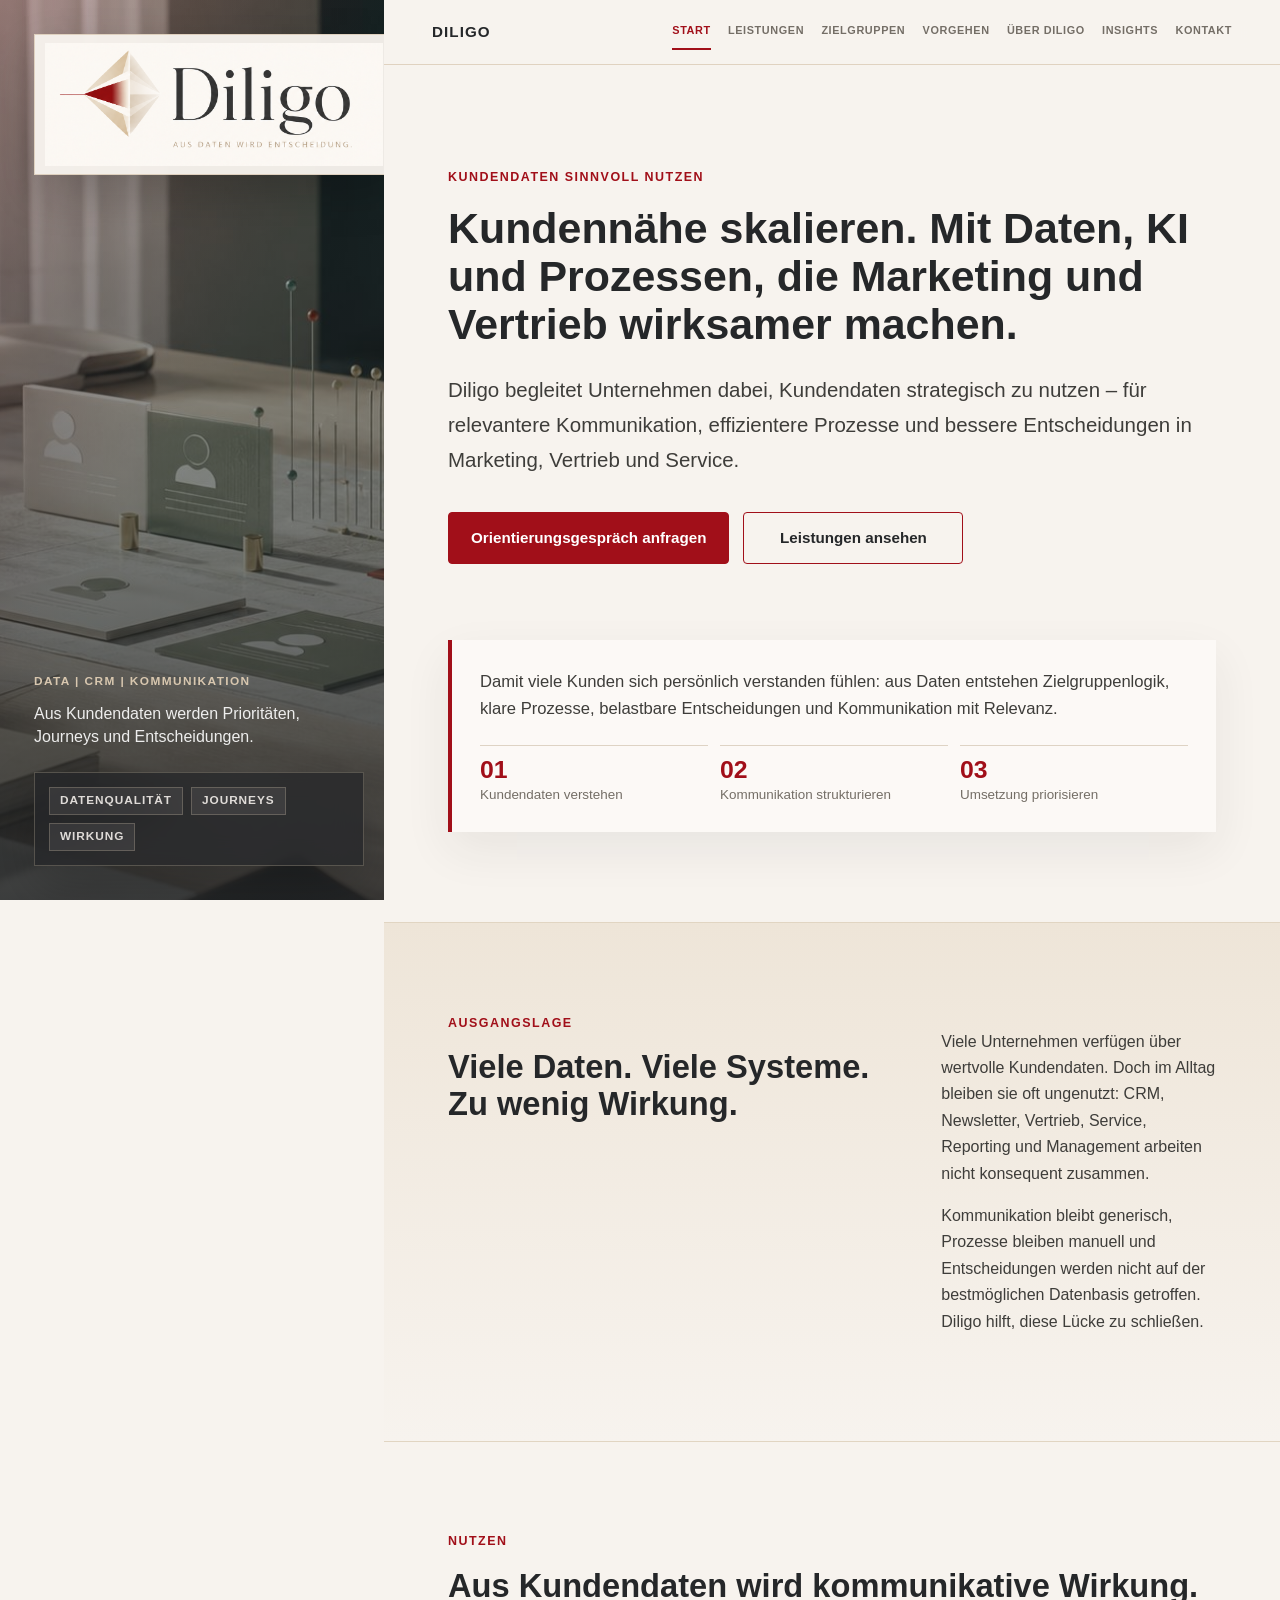
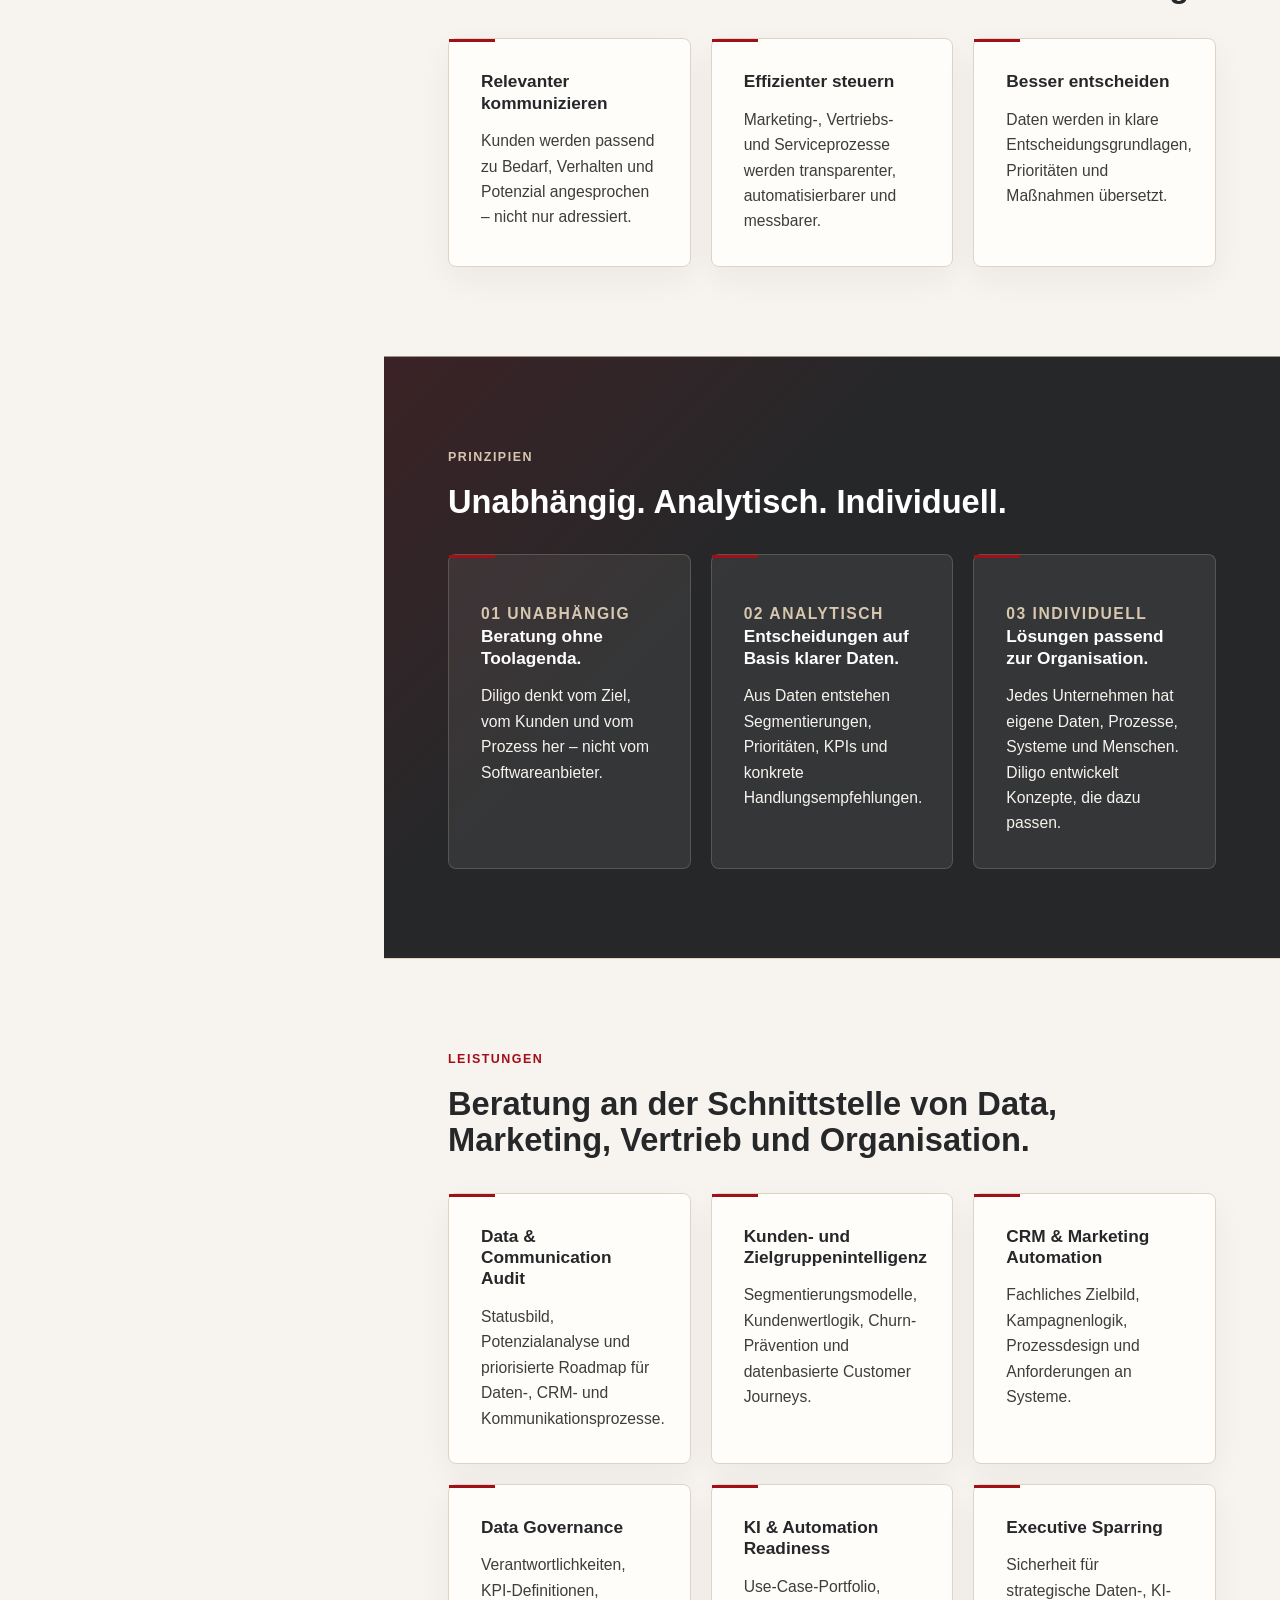
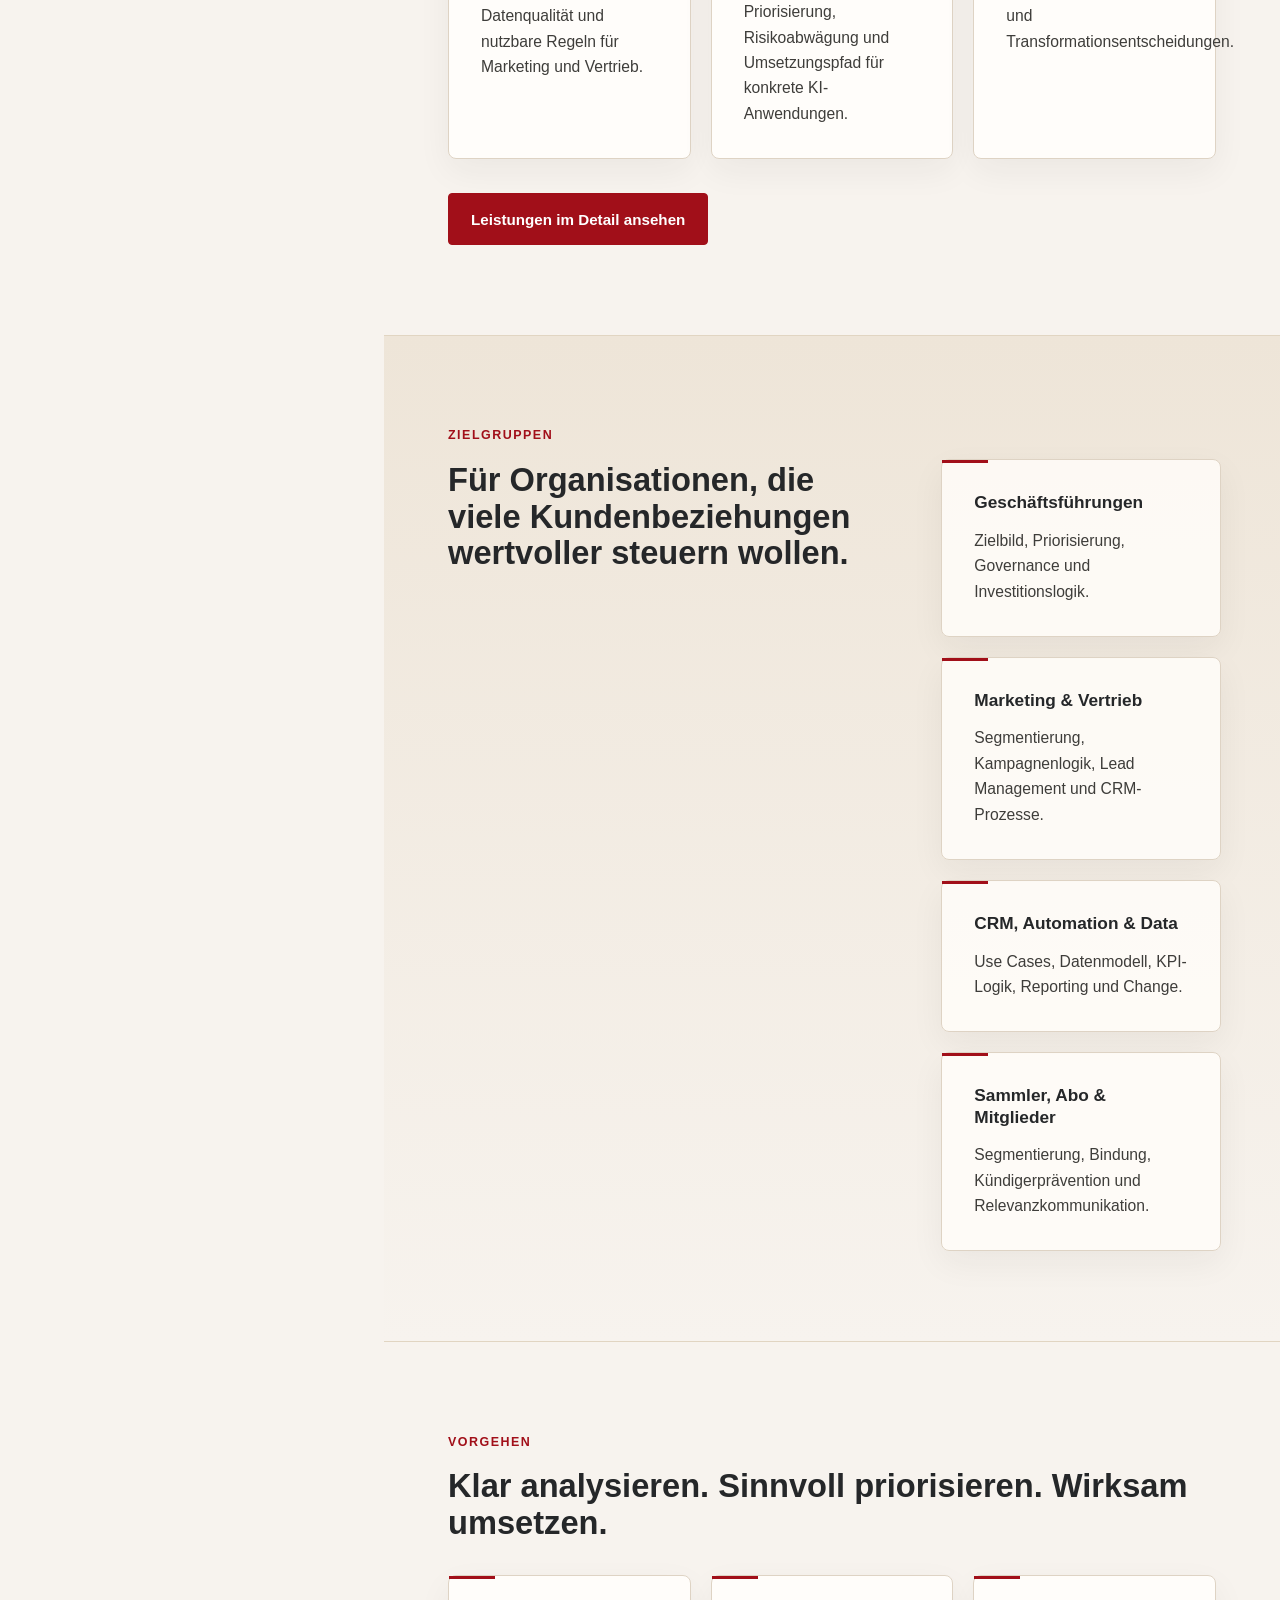
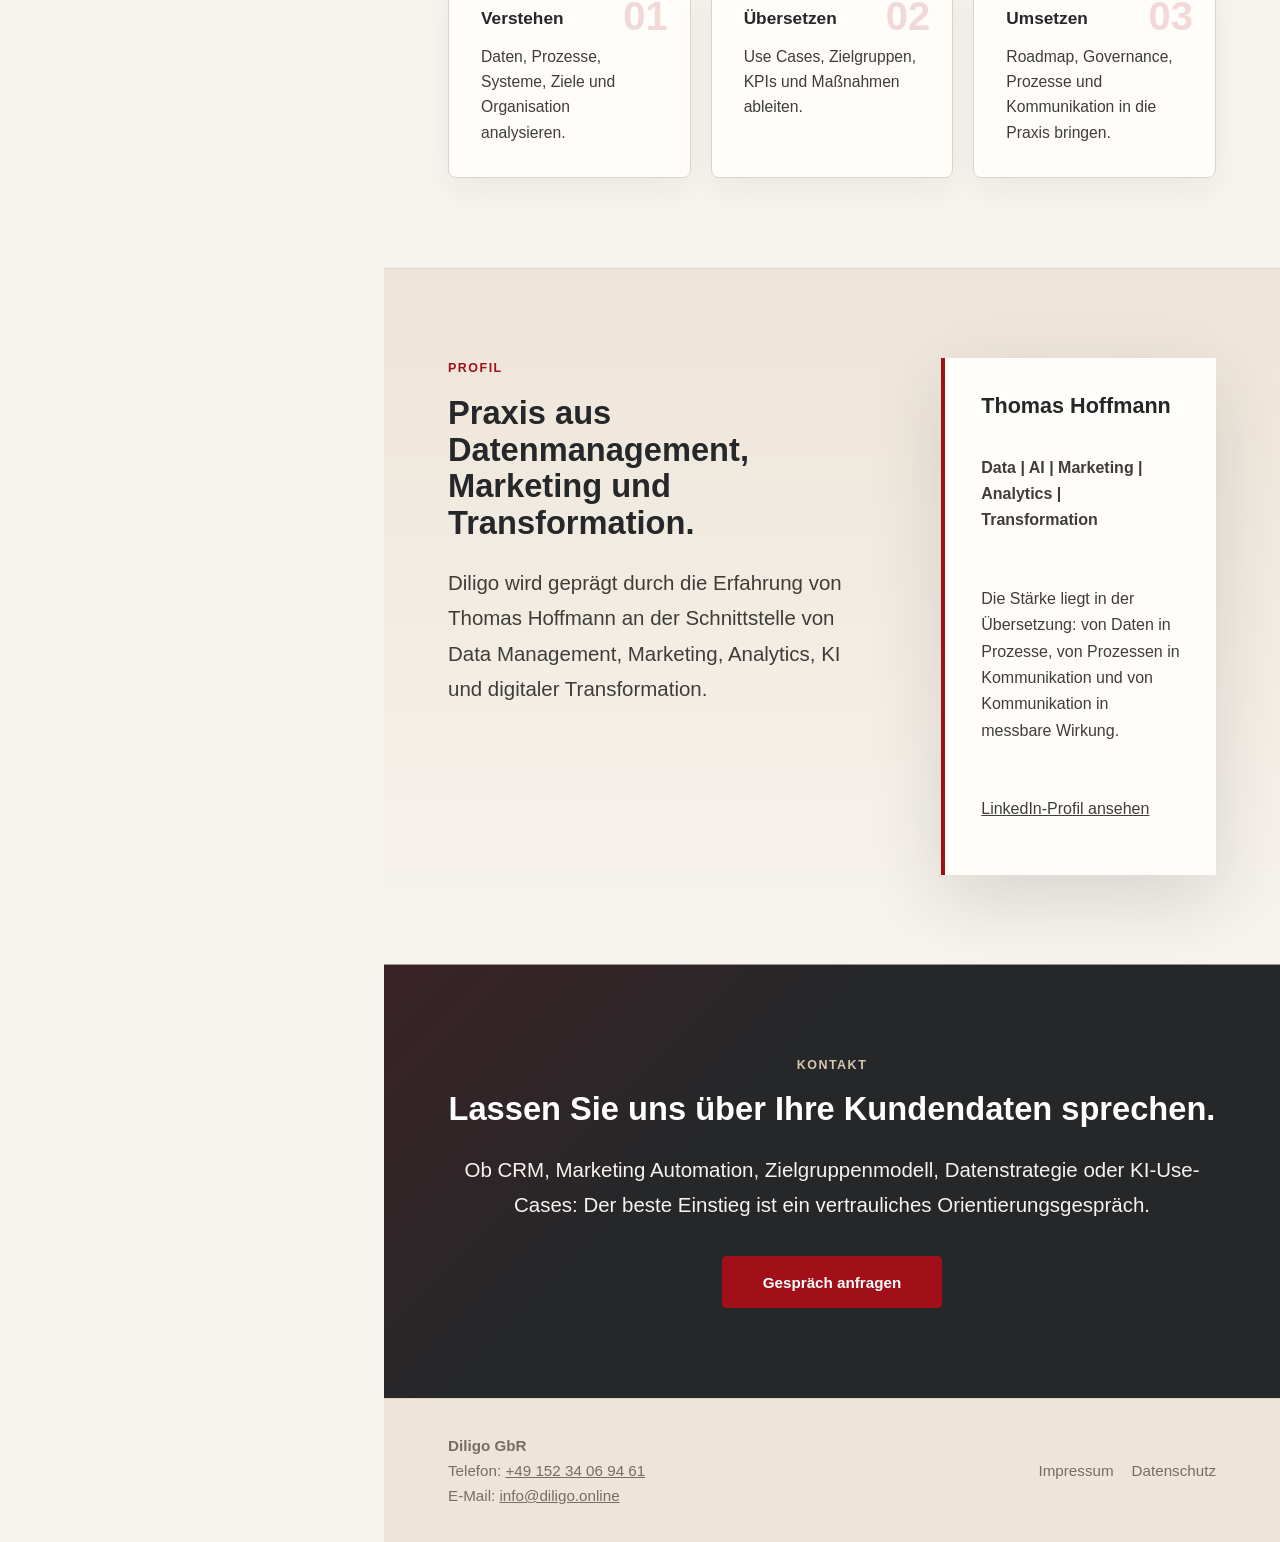
<file: index.html>
<!doctype html>
<html lang="de">
  <head>
    <meta charset="utf-8" />
    <meta name="viewport" content="width=device-width, initial-scale=1" />
    <title>Diligo GbR – Datenintelligente Kundenkommunikation für Marketing & Vertrieb</title>
    <meta
      name="description"
      content="Diligo unterstützt Unternehmen dabei, Kundendaten strategisch zu nutzen – für relevantere Kommunikation, effizientere Prozesse und bessere Entscheidungen."
    />
    <link rel="canonical" href="https://diligo.online/" />
    <meta property="og:type" content="website" />
    <meta property="og:title" content="Diligo GbR – Datenintelligente Kundenkommunikation" />
    <meta property="og:description" content="Kundennähe skalieren – mit Daten, KI und klaren Prozessen." />
    <meta property="og:url" content="https://diligo.online/" />
    <meta property="og:image" content="https://diligo.online/assets/brand-keyvisual.jpg" />
    <script type="application/ld+json">
      {
        "@context": "https://schema.org",
        "@type": "ProfessionalService",
        "name": "Diligo GbR",
        "url": "https://diligo.online/",
        "email": "info@diligo.online",
        "telephone": "+49 152 34 06 94 61",
        "address": {
          "@type": "PostalAddress",
          "streetAddress": "Gress-Str. 1",
          "postalCode": "71384",
          "addressLocality": "Weinstadt",
          "addressCountry": "DE"
        },
        "founder": {
          "@type": "Person",
          "name": "Thomas Hoffmann",
          "jobTitle": "Berater für Data, AI, Marketing, Analytics und Transformation"
        },
        "areaServed": ["Deutschland", "Österreich", "Schweiz"],
        "description": "Beratung für datenintelligente Kundenkommunikation, CRM, Marketing Automation, Data Governance und KI-Use-Cases."
      }
    </script>
    <link rel="icon" href="/assets/logo-diligo.png" />
    <link rel="stylesheet" href="/assets/styles.css" />
  </head>
  <body>
    <a class="skip-link" href="#inhalt">Zum Inhalt springen</a>
    <div class="site-shell">
      <aside class="visual-panel" aria-label="Diligo Markenbild">
        <img class="keyvisual" src="/assets/brand-keyvisual.jpg" alt="" width="1774" height="887" />
        <div class="brand-box">
          <a href="/" aria-label="Diligo Startseite">
            <img src="/assets/logo-diligo.png" alt="Diligo" width="1110" height="405" />
          </a>
        </div>
        <div class="visual-copy">
          <p class="visual-kicker">Data | CRM | Kommunikation</p>
          <p>Aus Kundendaten werden Prioritäten, Journeys und Entscheidungen.</p>
        </div>
        <div class="visual-signals" aria-label="Diligo Schwerpunkte">
          <span>Datenqualität</span>
          <span>Journeys</span>
          <span>Wirkung</span>
        </div>
      </aside>

      <div class="content-panel">
        <header class="topbar">
          <div class="topbar-inner">
            <a class="brand-name" href="/">Diligo</a>
            <nav class="nav" aria-label="Hauptnavigation">
              <a href="/" aria-current="page">Start</a>
              <a href="/leistungen/">Leistungen</a>
              <a href="/zielgruppen/">Zielgruppen</a>
              <a href="/vorgehen/">Vorgehen</a>
              <a href="/ueber-diligo/">Über Diligo</a>
              <a href="/insights/">Insights</a>
              <a href="/kontakt/">Kontakt</a>
            </nav>
          </div>
        </header>

        <main class="main-content" id="inhalt">
          <section class="section hero">
            <div class="wrap hero-grid">
              <div>
                <p class="eyebrow">Kundendaten sinnvoll nutzen</p>
                <h1>Kundennähe skalieren. Mit Daten, KI und Prozessen, die Marketing und Vertrieb wirksamer machen.</h1>
                <p class="lead">
                  Diligo begleitet Unternehmen dabei, Kundendaten strategisch zu nutzen – für relevantere Kommunikation,
                  effizientere Prozesse und bessere Entscheidungen in Marketing, Vertrieb und Service.
                </p>
                <div class="actions">
                  <a class="button" href="/kontakt/">Orientierungsgespräch anfragen</a>
                  <a class="button secondary" href="/leistungen/">Leistungen ansehen</a>
                </div>
              </div>
              <div class="insight-panel">
                <p class="hero-note">
                  Damit viele Kunden sich persönlich verstanden fühlen: aus Daten entstehen Zielgruppenlogik,
                  klare Prozesse, belastbare Entscheidungen und Kommunikation mit Relevanz.
                </p>
                <div class="metric-row" aria-label="Diligo Arbeitsfelder">
                  <div class="metric"><strong>01</strong><span>Kundendaten verstehen</span></div>
                  <div class="metric"><strong>02</strong><span>Kommunikation strukturieren</span></div>
                  <div class="metric"><strong>03</strong><span>Umsetzung priorisieren</span></div>
                </div>
              </div>
            </div>
          </section>

          <section class="section alt">
            <div class="wrap split">
              <div>
                <p class="eyebrow">Ausgangslage</p>
                <h2>Viele Daten. Viele Systeme. Zu wenig Wirkung.</h2>
              </div>
              <div>
                <p>
                  Viele Unternehmen verfügen über wertvolle Kundendaten. Doch im Alltag bleiben sie oft ungenutzt:
                  CRM, Newsletter, Vertrieb, Service, Reporting und Management arbeiten nicht konsequent zusammen.
                </p>
                <p>
                  Kommunikation bleibt generisch, Prozesse bleiben manuell und Entscheidungen werden nicht auf der
                  bestmöglichen Datenbasis getroffen. Diligo hilft, diese Lücke zu schließen.
                </p>
              </div>
            </div>
          </section>

          <section class="section">
            <div class="wrap">
              <p class="eyebrow">Nutzen</p>
              <h2>Aus Kundendaten wird kommunikative Wirkung.</h2>
              <div class="grid three">
                <article class="card">
                  <h3>Relevanter kommunizieren</h3>
                  <p>Kunden werden passend zu Bedarf, Verhalten und Potenzial angesprochen – nicht nur adressiert.</p>
                </article>
                <article class="card">
                  <h3>Effizienter steuern</h3>
                  <p>Marketing-, Vertriebs- und Serviceprozesse werden transparenter, automatisierbarer und messbarer.</p>
                </article>
                <article class="card">
                  <h3>Besser entscheiden</h3>
                  <p>Daten werden in klare Entscheidungsgrundlagen, Prioritäten und Maßnahmen übersetzt.</p>
                </article>
              </div>
            </div>
          </section>

          <section class="section deep">
            <div class="wrap">
              <p class="eyebrow">Prinzipien</p>
              <h2>Unabhängig. Analytisch. Individuell.</h2>
              <div class="grid three">
                <article class="card">
                  <p class="card-label">01 Unabhängig</p>
                  <h3>Beratung ohne Toolagenda.</h3>
                  <p>Diligo denkt vom Ziel, vom Kunden und vom Prozess her – nicht vom Softwareanbieter.</p>
                </article>
                <article class="card">
                  <p class="card-label">02 Analytisch</p>
                  <h3>Entscheidungen auf Basis klarer Daten.</h3>
                  <p>Aus Daten entstehen Segmentierungen, Prioritäten, KPIs und konkrete Handlungsempfehlungen.</p>
                </article>
                <article class="card">
                  <p class="card-label">03 Individuell</p>
                  <h3>Lösungen passend zur Organisation.</h3>
                  <p>Jedes Unternehmen hat eigene Daten, Prozesse, Systeme und Menschen. Diligo entwickelt Konzepte, die dazu passen.</p>
                </article>
              </div>
            </div>
          </section>

          <section class="section">
            <div class="wrap">
              <p class="eyebrow">Leistungen</p>
              <h2>Beratung an der Schnittstelle von Data, Marketing, Vertrieb und Organisation.</h2>
              <div class="grid three">
                <article class="card">
                  <h3>Data & Communication Audit</h3>
                  <p>Statusbild, Potenzialanalyse und priorisierte Roadmap für Daten-, CRM- und Kommunikationsprozesse.</p>
                </article>
                <article class="card">
                  <h3>Kunden- und Zielgruppenintelligenz</h3>
                  <p>Segmentierungsmodelle, Kundenwertlogik, Churn-Prävention und datenbasierte Customer Journeys.</p>
                </article>
                <article class="card">
                  <h3>CRM & Marketing Automation</h3>
                  <p>Fachliches Zielbild, Kampagnenlogik, Prozessdesign und Anforderungen an Systeme.</p>
                </article>
                <article class="card">
                  <h3>Data Governance</h3>
                  <p>Verantwortlichkeiten, KPI-Definitionen, Datenqualität und nutzbare Regeln für Marketing und Vertrieb.</p>
                </article>
                <article class="card">
                  <h3>KI & Automation Readiness</h3>
                  <p>Use-Case-Portfolio, Priorisierung, Risikoabwägung und Umsetzungspfad für konkrete KI-Anwendungen.</p>
                </article>
                <article class="card">
                  <h3>Executive Sparring</h3>
                  <p>Sicherheit für strategische Daten-, KI- und Transformationsentscheidungen.</p>
                </article>
              </div>
              <div class="actions">
                <a class="button" href="/leistungen/">Leistungen im Detail ansehen</a>
              </div>
            </div>
          </section>

          <section class="section alt">
            <div class="wrap split">
              <div>
                <p class="eyebrow">Zielgruppen</p>
                <h2>Für Organisationen, die viele Kundenbeziehungen wertvoller steuern wollen.</h2>
              </div>
              <div class="grid two">
                <article class="card"><h3>Geschäftsführungen</h3><p>Zielbild, Priorisierung, Governance und Investitionslogik.</p></article>
                <article class="card"><h3>Marketing & Vertrieb</h3><p>Segmentierung, Kampagnenlogik, Lead Management und CRM-Prozesse.</p></article>
                <article class="card"><h3>CRM, Automation & Data</h3><p>Use Cases, Datenmodell, KPI-Logik, Reporting und Change.</p></article>
                <article class="card"><h3>Sammler, Abo & Mitglieder</h3><p>Segmentierung, Bindung, Kündigerprävention und Relevanzkommunikation.</p></article>
              </div>
            </div>
          </section>

          <section class="section">
            <div class="wrap">
              <p class="eyebrow">Vorgehen</p>
              <h2>Klar analysieren. Sinnvoll priorisieren. Wirksam umsetzen.</h2>
              <div class="grid three process">
                <article class="card">
                  <h3>Verstehen</h3>
                  <p>Daten, Prozesse, Systeme, Ziele und Organisation analysieren.</p>
                </article>
                <article class="card">
                  <h3>Übersetzen</h3>
                  <p>Use Cases, Zielgruppen, KPIs und Maßnahmen ableiten.</p>
                </article>
                <article class="card">
                  <h3>Umsetzen</h3>
                  <p>Roadmap, Governance, Prozesse und Kommunikation in die Praxis bringen.</p>
                </article>
              </div>
            </div>
          </section>

          <section class="section alt">
            <div class="wrap split">
              <div>
                <p class="eyebrow">Profil</p>
                <h2>Praxis aus Datenmanagement, Marketing und Transformation.</h2>
                <p class="lead">
                  Diligo wird geprägt durch die Erfahrung von Thomas Hoffmann an der Schnittstelle von Data Management,
                  Marketing, Analytics, KI und digitaler Transformation.
                </p>
              </div>
              <div class="profile-box">
                <h3>Thomas Hoffmann</h3>
                <p><strong>Data | AI | Marketing | Analytics | Transformation</strong></p>
                <p>
                  Die Stärke liegt in der Übersetzung: von Daten in Prozesse, von Prozessen in Kommunikation und
                  von Kommunikation in messbare Wirkung.
                </p>
                <p><a href="https://www.linkedin.com/in/thomas-hoffmann-dataexpert/" rel="noopener noreferrer" target="_blank">LinkedIn-Profil ansehen</a></p>
              </div>
            </div>
          </section>

          <section class="section deep center">
            <div class="narrow">
              <p class="eyebrow">Kontakt</p>
              <h2>Lassen Sie uns über Ihre Kundendaten sprechen.</h2>
              <p class="lead">
                Ob CRM, Marketing Automation, Zielgruppenmodell, Datenstrategie oder KI-Use-Cases:
                Der beste Einstieg ist ein vertrauliches Orientierungsgespräch.
              </p>
              <div class="actions">
                <a class="button" href="/kontakt/">Gespräch anfragen</a>
              </div>
            </div>
          </section>
        </main>

        <footer class="site-footer">
          <div class="footer-inner">
            <div>
              <strong>Diligo GbR</strong><br />
              Telefon: <a href="tel:+4915234069461">+49 152 34 06 94 61</a><br />
              E-Mail: <a href="mailto:info@diligo.online">info@diligo.online</a>
            </div>
            <nav class="footer-links" aria-label="Rechtliches">
              <a href="/impressum/">Impressum</a>
              <a href="/datenschutz/">Datenschutz</a>
            </nav>
          </div>
        </footer>
      </div>
    </div>
  </body>
</html>
</file>
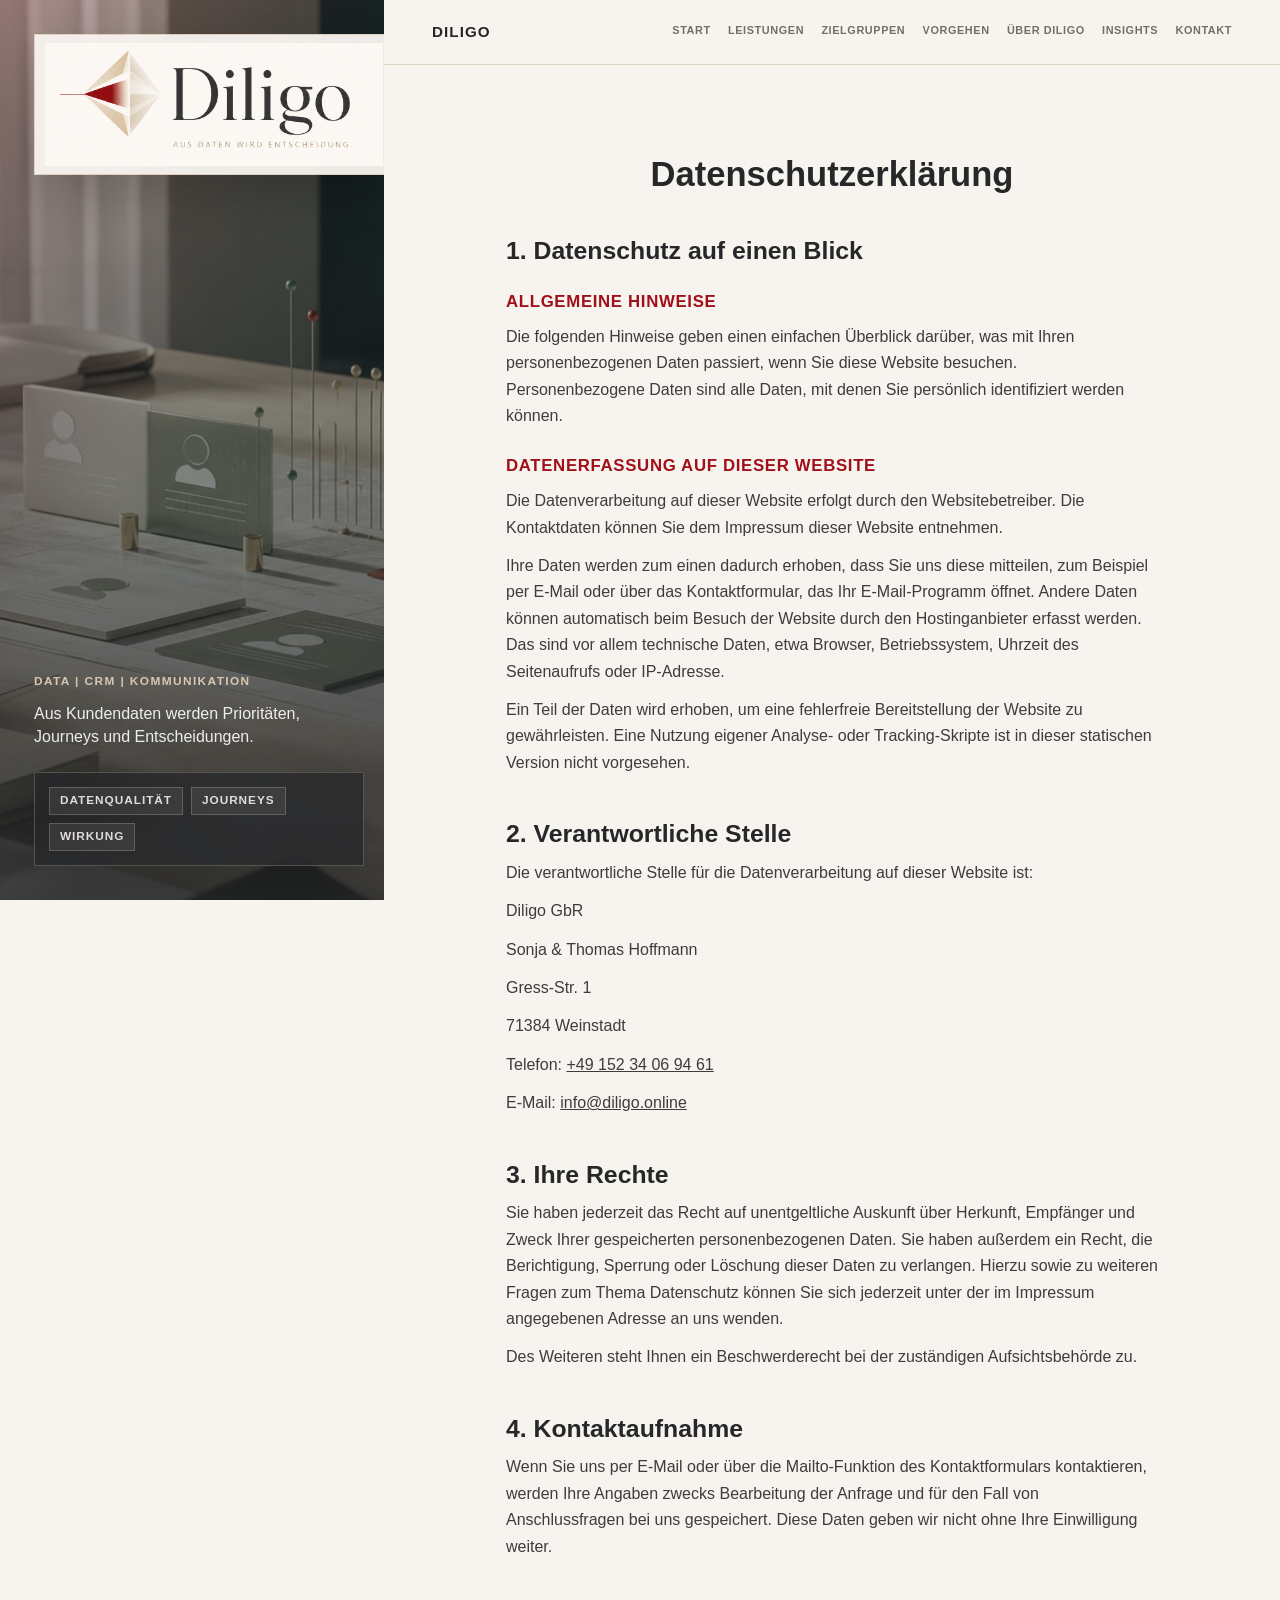
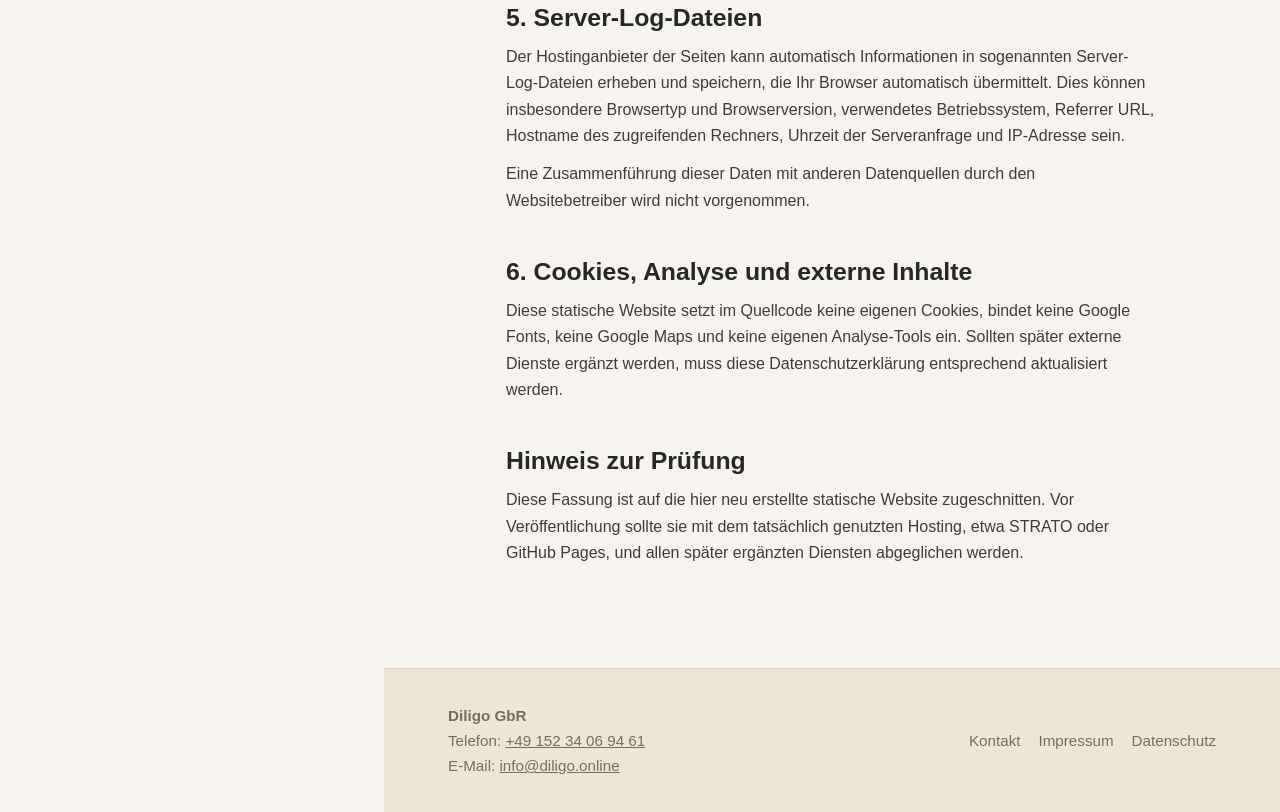
<file: datenschutz/index.html>
<!doctype html>
<html lang="de">
  <head>
    <meta charset="utf-8" />
    <meta name="viewport" content="width=device-width, initial-scale=1" />
    <title>Datenschutz | Diligo</title>
    <meta name="description" content="Datenschutzhinweise der Diligo GbR." />
    <link rel="canonical" href="https://diligo.online/datenschutz/" />
    <meta property="og:type" content="website" />
    <meta property="og:title" content="Datenschutz | Diligo" />
    <meta property="og:description" content="Datenschutzhinweise der Diligo GbR." />
    <meta property="og:url" content="https://diligo.online/datenschutz/" />
    <meta property="og:image" content="https://diligo.online/assets/brand-keyvisual.jpg" />
    <link rel="icon" href="/assets/logo-diligo.png" />
    <link rel="stylesheet" href="/assets/styles.css" />
  </head>
  <body>
    <a class="skip-link" href="#inhalt">Zum Inhalt springen</a>
    <div class="site-shell">
      <aside class="visual-panel" aria-label="Diligo Markenbild">
        <img class="keyvisual" src="/assets/brand-keyvisual.jpg" alt="" width="1774" height="887" />
        <div class="brand-box">
          <a href="/" aria-label="Diligo Startseite">
            <img src="/assets/logo-diligo.png" alt="Diligo" width="1110" height="405" />
          </a>
        </div>
        <div class="visual-copy">
          <p class="visual-kicker">Data | CRM | Kommunikation</p>
          <p>Aus Kundendaten werden Prioritäten, Journeys und Entscheidungen.</p>
        </div>
        <div class="visual-signals" aria-label="Diligo Schwerpunkte">
          <span>Datenqualität</span>
          <span>Journeys</span>
          <span>Wirkung</span>
        </div>
      </aside>

      <div class="content-panel">
        <header class="topbar">
          <div class="topbar-inner">
            <a class="brand-name" href="/">Diligo</a>
            <nav class="nav" aria-label="Hauptnavigation">
              <a href="/">Start</a>
              <a href="/leistungen/">Leistungen</a>
              <a href="/zielgruppen/">Zielgruppen</a>
              <a href="/vorgehen/">Vorgehen</a>
              <a href="/ueber-diligo/">Über Diligo</a>
              <a href="/insights/">Insights</a>
              <a href="/kontakt/">Kontakt</a>
            </nav>
          </div>
        </header>

        <main class="main-content" id="inhalt">
          <article class="narrow legal-copy">
            <h1 class="page-title center">Datenschutzerklärung</h1>

            <h2>1. Datenschutz auf einen Blick</h2>
            <h3>Allgemeine Hinweise</h3>
            <p>
              Die folgenden Hinweise geben einen einfachen Überblick darüber, was mit Ihren personenbezogenen Daten passiert, wenn Sie diese Website
              besuchen. Personenbezogene Daten sind alle Daten, mit denen Sie persönlich identifiziert werden können.
            </p>

            <h3>Datenerfassung auf dieser Website</h3>
            <p>
              Die Datenverarbeitung auf dieser Website erfolgt durch den Websitebetreiber. Die Kontaktdaten können Sie dem Impressum dieser Website
              entnehmen.
            </p>
            <p>
              Ihre Daten werden zum einen dadurch erhoben, dass Sie uns diese mitteilen, zum Beispiel per E-Mail oder über das Kontaktformular, das
              Ihr E-Mail-Programm öffnet. Andere Daten können automatisch beim Besuch der Website durch den Hostinganbieter erfasst werden. Das sind
              vor allem technische Daten, etwa Browser, Betriebssystem, Uhrzeit des Seitenaufrufs oder IP-Adresse.
            </p>
            <p>
              Ein Teil der Daten wird erhoben, um eine fehlerfreie Bereitstellung der Website zu gewährleisten. Eine Nutzung eigener Analyse- oder
              Tracking-Skripte ist in dieser statischen Version nicht vorgesehen.
            </p>

            <h2>2. Verantwortliche Stelle</h2>
            <p>Die verantwortliche Stelle für die Datenverarbeitung auf dieser Website ist:</p>
            <p>Diligo GbR</p>
            <p>Sonja &amp; Thomas Hoffmann</p>
            <p>Gress-Str. 1</p>
            <p>71384 Weinstadt</p>
            <p>Telefon: <a href="tel:+4915234069461">+49 152 34 06 94 61</a></p>
            <p>E-Mail: <a href="mailto:info@diligo.online">info@diligo.online</a></p>

            <h2>3. Ihre Rechte</h2>
            <p>
              Sie haben jederzeit das Recht auf unentgeltliche Auskunft über Herkunft, Empfänger und Zweck Ihrer gespeicherten personenbezogenen
              Daten. Sie haben außerdem ein Recht, die Berichtigung, Sperrung oder Löschung dieser Daten zu verlangen. Hierzu sowie zu weiteren Fragen
              zum Thema Datenschutz können Sie sich jederzeit unter der im Impressum angegebenen Adresse an uns wenden.
            </p>
            <p>
              Des Weiteren steht Ihnen ein Beschwerderecht bei der zuständigen Aufsichtsbehörde zu.
            </p>

            <h2>4. Kontaktaufnahme</h2>
            <p>
              Wenn Sie uns per E-Mail oder über die Mailto-Funktion des Kontaktformulars kontaktieren, werden Ihre Angaben zwecks Bearbeitung der
              Anfrage und für den Fall von Anschlussfragen bei uns gespeichert. Diese Daten geben wir nicht ohne Ihre Einwilligung weiter.
            </p>

            <h2>5. Server-Log-Dateien</h2>
            <p>
              Der Hostinganbieter der Seiten kann automatisch Informationen in sogenannten Server-Log-Dateien erheben und speichern, die Ihr Browser
              automatisch übermittelt. Dies können insbesondere Browsertyp und Browserversion, verwendetes Betriebssystem, Referrer URL, Hostname des
              zugreifenden Rechners, Uhrzeit der Serveranfrage und IP-Adresse sein.
            </p>
            <p>
              Eine Zusammenführung dieser Daten mit anderen Datenquellen durch den Websitebetreiber wird nicht vorgenommen.
            </p>

            <h2>6. Cookies, Analyse und externe Inhalte</h2>
            <p>
              Diese statische Website setzt im Quellcode keine eigenen Cookies, bindet keine Google Fonts, keine Google Maps und keine eigenen
              Analyse-Tools ein. Sollten später externe Dienste ergänzt werden, muss diese Datenschutzerklärung entsprechend aktualisiert werden.
            </p>

            <h2>Hinweis zur Prüfung</h2>
            <p>
              Diese Fassung ist auf die hier neu erstellte statische Website zugeschnitten. Vor Veröffentlichung sollte sie mit dem tatsächlich
              genutzten Hosting, etwa STRATO oder GitHub Pages, und allen später ergänzten Diensten abgeglichen werden.
            </p>
          </article>
        </main>

        <footer class="site-footer">
          <div class="footer-inner">
            <div>
              <strong>Diligo GbR</strong><br />
              Telefon: <a href="tel:+4915234069461">+49 152 34 06 94 61</a><br />
              E-Mail: <a href="mailto:info@diligo.online">info@diligo.online</a>
            </div>
            <nav class="footer-links" aria-label="Rechtliches">
              <a href="/kontakt/">Kontakt</a>
              <a href="/impressum/">Impressum</a>
              <a href="/datenschutz/">Datenschutz</a>
            </nav>
          </div>
        </footer>
      </div>
    </div>
  </body>
</html>
</file>
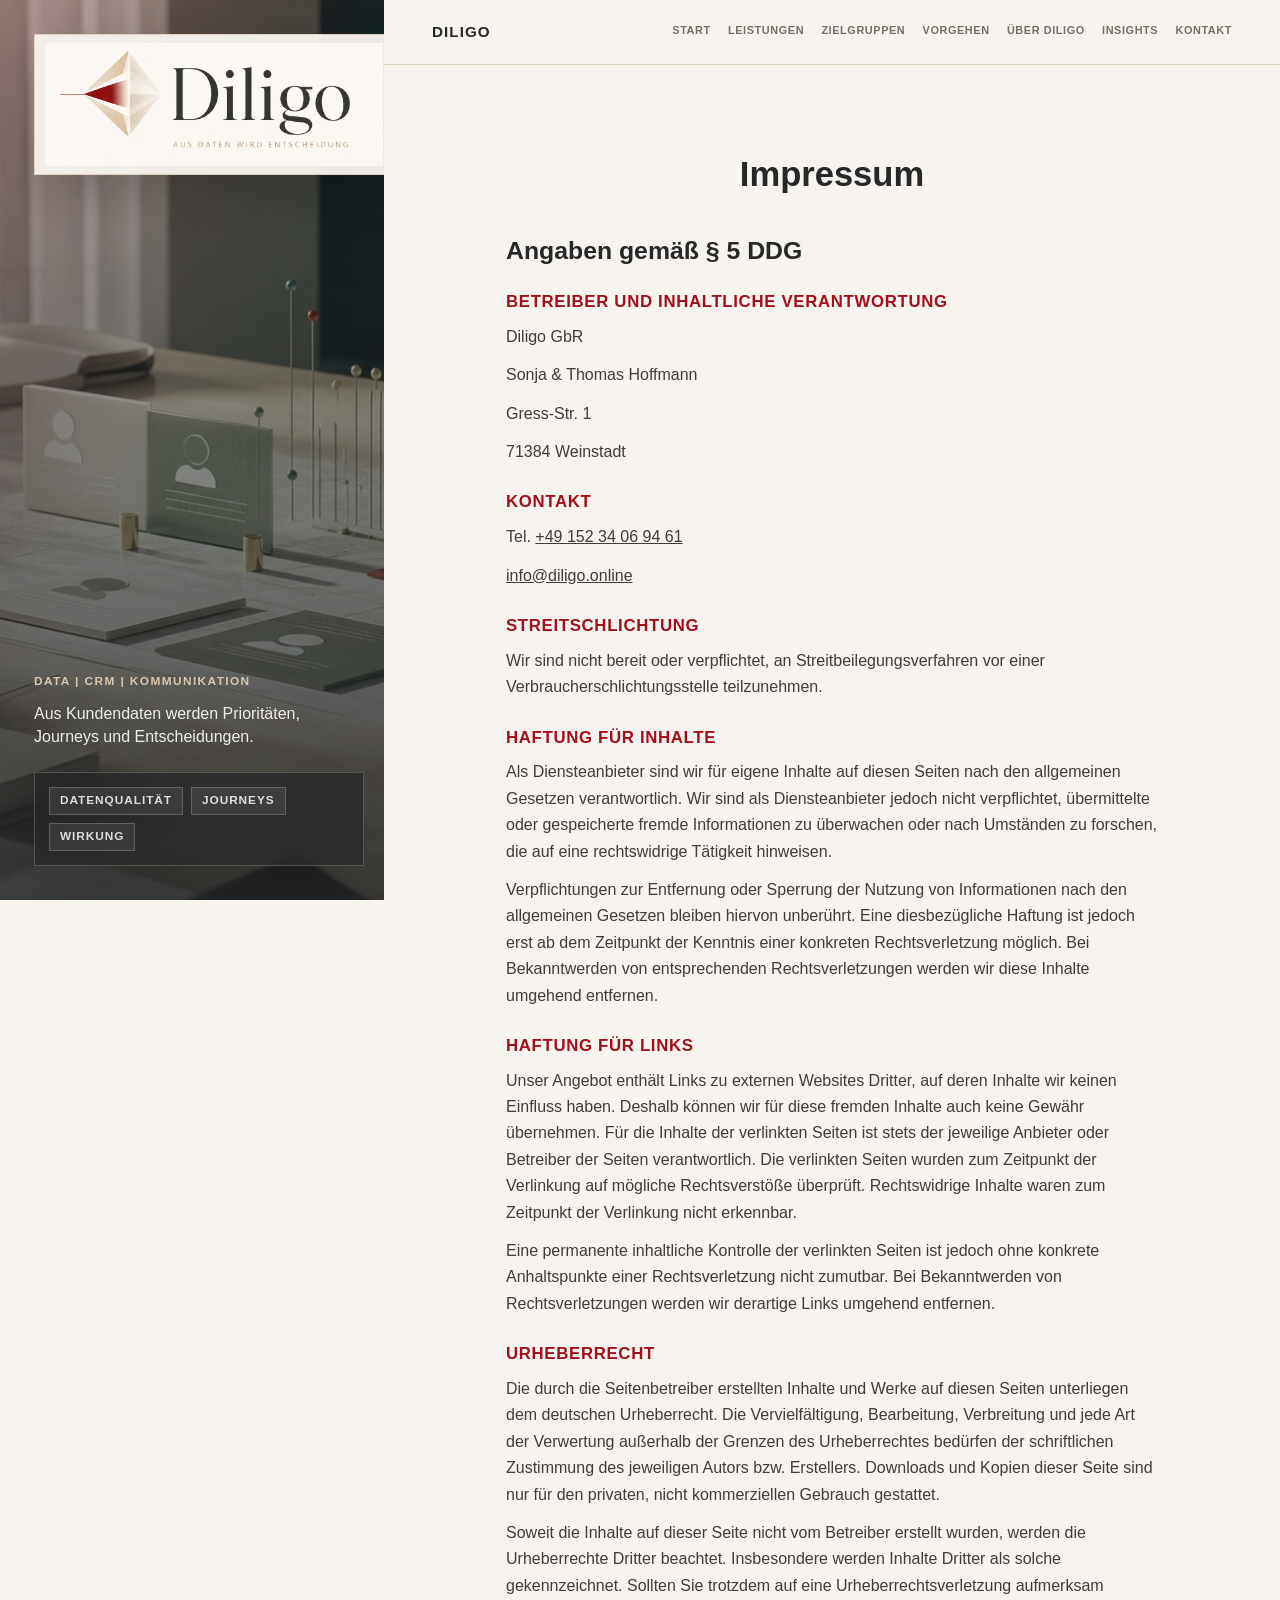
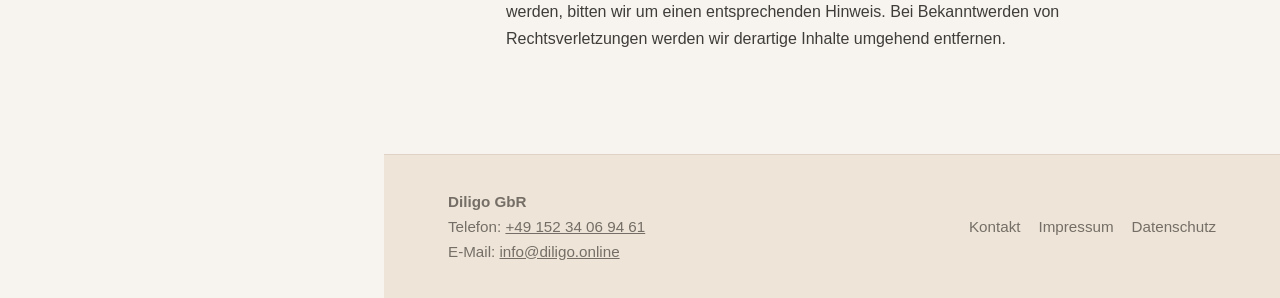
<file: impressum/index.html>
<!doctype html>
<html lang="de">
  <head>
    <meta charset="utf-8" />
    <meta name="viewport" content="width=device-width, initial-scale=1" />
    <title>Impressum | Diligo</title>
    <meta name="description" content="Impressum der Diligo GbR." />
    <link rel="canonical" href="https://diligo.online/impressum/" />
    <meta property="og:type" content="website" />
    <meta property="og:title" content="Impressum | Diligo" />
    <meta property="og:description" content="Impressum der Diligo GbR." />
    <meta property="og:url" content="https://diligo.online/impressum/" />
    <meta property="og:image" content="https://diligo.online/assets/brand-keyvisual.jpg" />
    <link rel="icon" href="/assets/logo-diligo.png" />
    <link rel="stylesheet" href="/assets/styles.css" />
  </head>
  <body>
    <a class="skip-link" href="#inhalt">Zum Inhalt springen</a>
    <div class="site-shell">
      <aside class="visual-panel" aria-label="Diligo Markenbild">
        <img class="keyvisual" src="/assets/brand-keyvisual.jpg" alt="" width="1774" height="887" />
        <div class="brand-box">
          <a href="/" aria-label="Diligo Startseite">
            <img src="/assets/logo-diligo.png" alt="Diligo" width="1110" height="405" />
          </a>
        </div>
        <div class="visual-copy">
          <p class="visual-kicker">Data | CRM | Kommunikation</p>
          <p>Aus Kundendaten werden Prioritäten, Journeys und Entscheidungen.</p>
        </div>
        <div class="visual-signals" aria-label="Diligo Schwerpunkte">
          <span>Datenqualität</span>
          <span>Journeys</span>
          <span>Wirkung</span>
        </div>
      </aside>

      <div class="content-panel">
        <header class="topbar">
          <div class="topbar-inner">
            <a class="brand-name" href="/">Diligo</a>
            <nav class="nav" aria-label="Hauptnavigation">
              <a href="/">Start</a>
              <a href="/leistungen/">Leistungen</a>
              <a href="/zielgruppen/">Zielgruppen</a>
              <a href="/vorgehen/">Vorgehen</a>
              <a href="/ueber-diligo/">Über Diligo</a>
              <a href="/insights/">Insights</a>
              <a href="/kontakt/">Kontakt</a>
            </nav>
          </div>
        </header>

        <main class="main-content" id="inhalt">
          <article class="narrow legal-copy">
            <h1 class="page-title center">Impressum</h1>

            <h2>Angaben gemäß § 5 DDG</h2>
            <h3>Betreiber und inhaltliche Verantwortung</h3>
            <p>Diligo GbR</p>
            <p>Sonja &amp; Thomas Hoffmann</p>
            <p>Gress-Str. 1</p>
            <p>71384 Weinstadt</p>

            <h3>Kontakt</h3>
            <p>Tel. <a href="tel:+4915234069461">+49 152 34 06 94 61</a></p>
            <p><a href="mailto:info@diligo.online">info@diligo.online</a></p>

            <h3>Streitschlichtung</h3>
            <p>Wir sind nicht bereit oder verpflichtet, an Streitbeilegungsverfahren vor einer Verbraucherschlichtungsstelle teilzunehmen.</p>

            <h3>Haftung für Inhalte</h3>
            <p>
              Als Diensteanbieter sind wir für eigene Inhalte auf diesen Seiten nach den allgemeinen Gesetzen verantwortlich.
              Wir sind als Diensteanbieter jedoch nicht verpflichtet, übermittelte oder gespeicherte fremde Informationen zu
              überwachen oder nach Umständen zu forschen, die auf eine rechtswidrige Tätigkeit hinweisen.
            </p>
            <p>
              Verpflichtungen zur Entfernung oder Sperrung der Nutzung von Informationen nach den allgemeinen Gesetzen bleiben hiervon unberührt.
              Eine diesbezügliche Haftung ist jedoch erst ab dem Zeitpunkt der Kenntnis einer konkreten Rechtsverletzung möglich. Bei Bekanntwerden
              von entsprechenden Rechtsverletzungen werden wir diese Inhalte umgehend entfernen.
            </p>

            <h3>Haftung für Links</h3>
            <p>
              Unser Angebot enthält Links zu externen Websites Dritter, auf deren Inhalte wir keinen Einfluss haben. Deshalb können wir für diese
              fremden Inhalte auch keine Gewähr übernehmen. Für die Inhalte der verlinkten Seiten ist stets der jeweilige Anbieter oder Betreiber
              der Seiten verantwortlich. Die verlinkten Seiten wurden zum Zeitpunkt der Verlinkung auf mögliche Rechtsverstöße überprüft.
              Rechtswidrige Inhalte waren zum Zeitpunkt der Verlinkung nicht erkennbar.
            </p>
            <p>
              Eine permanente inhaltliche Kontrolle der verlinkten Seiten ist jedoch ohne konkrete Anhaltspunkte einer Rechtsverletzung nicht
              zumutbar. Bei Bekanntwerden von Rechtsverletzungen werden wir derartige Links umgehend entfernen.
            </p>

            <h3>Urheberrecht</h3>
            <p>
              Die durch die Seitenbetreiber erstellten Inhalte und Werke auf diesen Seiten unterliegen dem deutschen Urheberrecht. Die Vervielfältigung,
              Bearbeitung, Verbreitung und jede Art der Verwertung außerhalb der Grenzen des Urheberrechtes bedürfen der schriftlichen Zustimmung des
              jeweiligen Autors bzw. Erstellers. Downloads und Kopien dieser Seite sind nur für den privaten, nicht kommerziellen Gebrauch gestattet.
            </p>
            <p>
              Soweit die Inhalte auf dieser Seite nicht vom Betreiber erstellt wurden, werden die Urheberrechte Dritter beachtet. Insbesondere werden
              Inhalte Dritter als solche gekennzeichnet. Sollten Sie trotzdem auf eine Urheberrechtsverletzung aufmerksam werden, bitten wir um einen
              entsprechenden Hinweis. Bei Bekanntwerden von Rechtsverletzungen werden wir derartige Inhalte umgehend entfernen.
            </p>
          </article>
        </main>

        <footer class="site-footer">
          <div class="footer-inner">
            <div>
              <strong>Diligo GbR</strong><br />
              Telefon: <a href="tel:+4915234069461">+49 152 34 06 94 61</a><br />
              E-Mail: <a href="mailto:info@diligo.online">info@diligo.online</a>
            </div>
            <nav class="footer-links" aria-label="Rechtliches">
              <a href="/kontakt/">Kontakt</a>
              <a href="/impressum/">Impressum</a>
              <a href="/datenschutz/">Datenschutz</a>
            </nav>
          </div>
        </footer>
      </div>
    </div>
  </body>
</html>
</file>
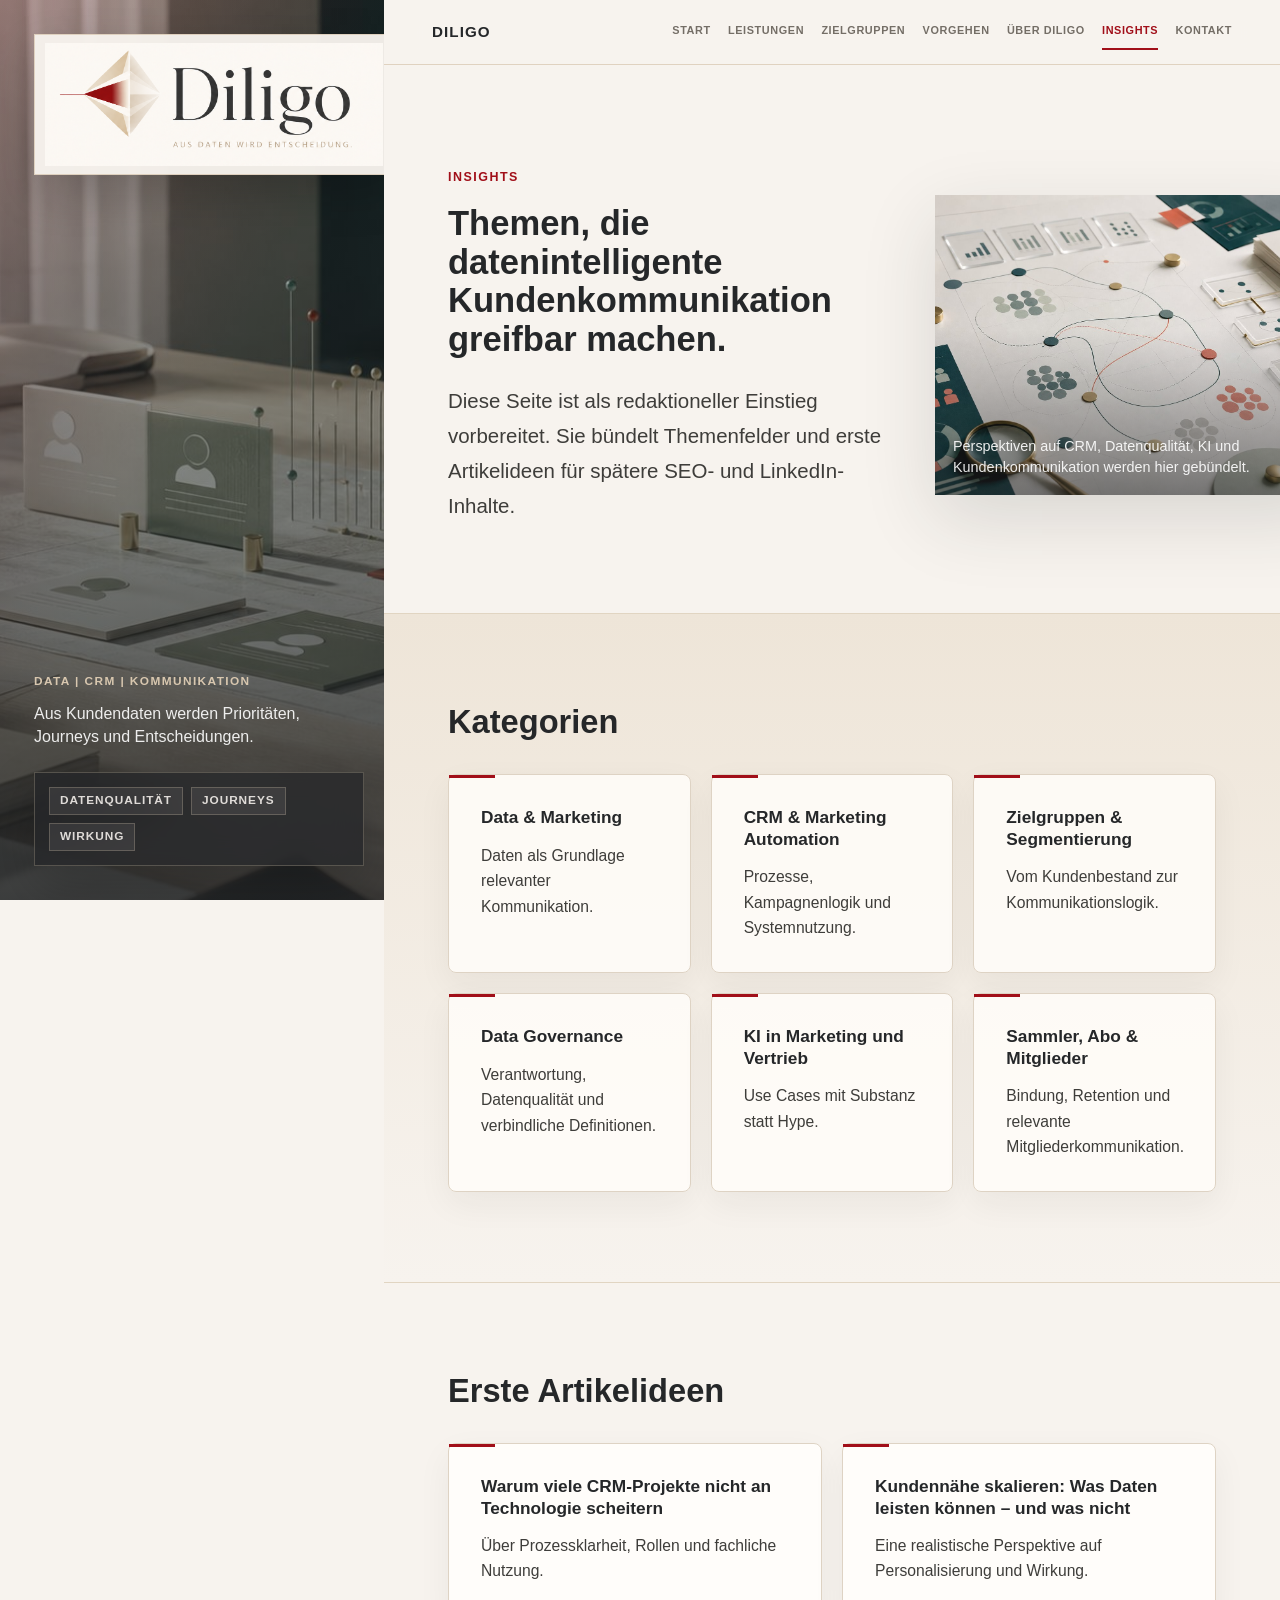
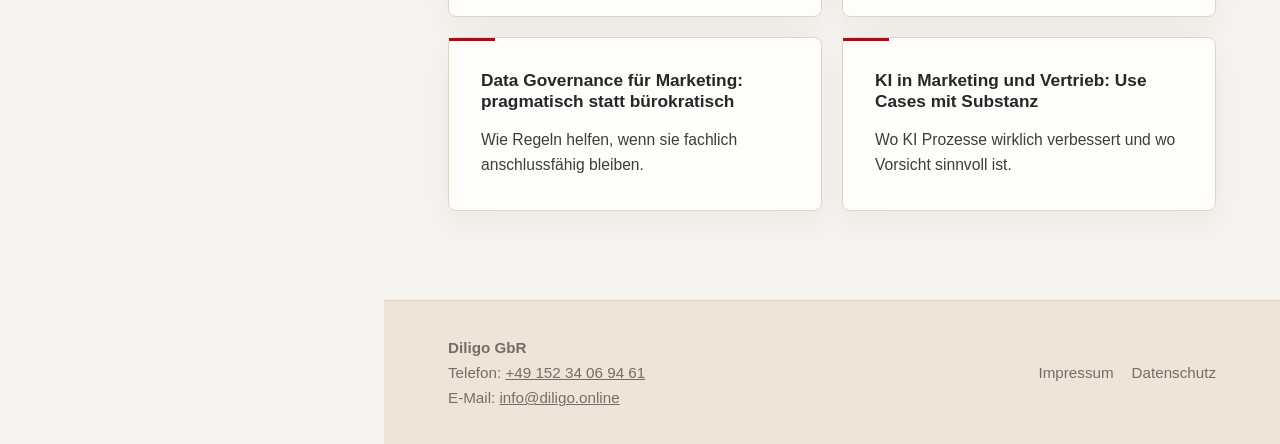
<file: insights/index.html>
<!doctype html>
<html lang="de">
  <head>
    <meta charset="utf-8" />
    <meta name="viewport" content="width=device-width, initial-scale=1" />
    <title>Insights – Data, CRM, KI und Kundenkommunikation | Diligo</title>
    <meta
      name="description"
      content="Themen und Perspektiven zu Data & Marketing, CRM, Marketing Automation, Data Governance, KI und Kundenkommunikation."
    />
    <link rel="canonical" href="https://diligo.online/insights/" />
    <meta property="og:type" content="website" />
    <meta property="og:title" content="Insights – Data, CRM, KI und Kundenkommunikation | Diligo" />
    <meta property="og:description" content="Themen, die datenintelligente Kundenkommunikation greifbar machen." />
    <meta property="og:url" content="https://diligo.online/insights/" />
    <meta property="og:image" content="https://diligo.online/assets/brand-keyvisual.jpg" />
    <link rel="icon" href="/assets/logo-diligo.png" />
    <link rel="stylesheet" href="/assets/styles.css" />
  </head>
  <body>
    <a class="skip-link" href="#inhalt">Zum Inhalt springen</a>
    <div class="site-shell">
      <aside class="visual-panel" aria-label="Diligo Markenbild">
        <img class="keyvisual" src="/assets/brand-keyvisual.jpg" alt="" width="1774" height="887" />
        <div class="brand-box">
          <a href="/" aria-label="Diligo Startseite">
            <img src="/assets/logo-diligo.png" alt="Diligo" width="1110" height="405" />
          </a>
        </div>
        <div class="visual-copy">
          <p class="visual-kicker">Data | CRM | Kommunikation</p>
          <p>Aus Kundendaten werden Prioritäten, Journeys und Entscheidungen.</p>
        </div>
        <div class="visual-signals" aria-label="Diligo Schwerpunkte">
          <span>Datenqualität</span>
          <span>Journeys</span>
          <span>Wirkung</span>
        </div>
      </aside>
      <div class="content-panel">
        <header class="topbar">
          <div class="topbar-inner">
            <a class="brand-name" href="/">Diligo</a>
            <nav class="nav" aria-label="Hauptnavigation">
              <a href="/">Start</a>
              <a href="/leistungen/">Leistungen</a>
              <a href="/zielgruppen/">Zielgruppen</a>
              <a href="/vorgehen/">Vorgehen</a>
              <a href="/ueber-diligo/">Über Diligo</a>
              <a href="/insights/" aria-current="page">Insights</a>
              <a href="/kontakt/">Kontakt</a>
            </nav>
          </div>
        </header>
        <main class="main-content" id="inhalt">
          <section class="section page-hero">
            <div class="wrap page-hero-grid">
              <div>
                <p class="eyebrow">Insights</p>
                <h1 class="page-title">Themen, die datenintelligente Kundenkommunikation greifbar machen.</h1>
                <p class="lead">
                  Diese Seite ist als redaktioneller Einstieg vorbereitet. Sie bündelt Themenfelder und erste Artikelideen
                  für spätere SEO- und LinkedIn-Inhalte.
                </p>
              </div>
              <figure class="page-visual">
                <img src="/assets/method-visual.jpg" alt="" width="1672" height="941" />
                <figcaption>Perspektiven auf CRM, Datenqualität, KI und Kundenkommunikation werden hier gebündelt.</figcaption>
              </figure>
            </div>
          </section>
          <section class="section alt">
            <div class="wrap">
              <h2>Kategorien</h2>
              <div class="grid three">
                <article class="card"><h3>Data & Marketing</h3><p>Daten als Grundlage relevanter Kommunikation.</p></article>
                <article class="card"><h3>CRM & Marketing Automation</h3><p>Prozesse, Kampagnenlogik und Systemnutzung.</p></article>
                <article class="card"><h3>Zielgruppen & Segmentierung</h3><p>Vom Kundenbestand zur Kommunikationslogik.</p></article>
                <article class="card"><h3>Data Governance</h3><p>Verantwortung, Datenqualität und verbindliche Definitionen.</p></article>
                <article class="card"><h3>KI in Marketing und Vertrieb</h3><p>Use Cases mit Substanz statt Hype.</p></article>
                <article class="card"><h3>Sammler, Abo & Mitglieder</h3><p>Bindung, Retention und relevante Mitgliederkommunikation.</p></article>
              </div>
            </div>
          </section>
          <section class="section">
            <div class="wrap">
              <h2>Erste Artikelideen</h2>
              <div class="grid two">
                <article class="card"><h3>Warum viele CRM-Projekte nicht an Technologie scheitern</h3><p>Über Prozessklarheit, Rollen und fachliche Nutzung.</p></article>
                <article class="card"><h3>Kundennähe skalieren: Was Daten leisten können – und was nicht</h3><p>Eine realistische Perspektive auf Personalisierung und Wirkung.</p></article>
                <article class="card"><h3>Data Governance für Marketing: pragmatisch statt bürokratisch</h3><p>Wie Regeln helfen, wenn sie fachlich anschlussfähig bleiben.</p></article>
                <article class="card"><h3>KI in Marketing und Vertrieb: Use Cases mit Substanz</h3><p>Wo KI Prozesse wirklich verbessert und wo Vorsicht sinnvoll ist.</p></article>
              </div>
            </div>
          </section>
        </main>
        <footer class="site-footer">
          <div class="footer-inner">
            <div><strong>Diligo GbR</strong><br />Telefon: <a href="tel:+4915234069461">+49 152 34 06 94 61</a><br />E-Mail: <a href="mailto:info@diligo.online">info@diligo.online</a></div>
            <nav class="footer-links" aria-label="Rechtliches"><a href="/impressum/">Impressum</a><a href="/datenschutz/">Datenschutz</a></nav>
          </div>
        </footer>
      </div>
    </div>
  </body>
</html>
</file>
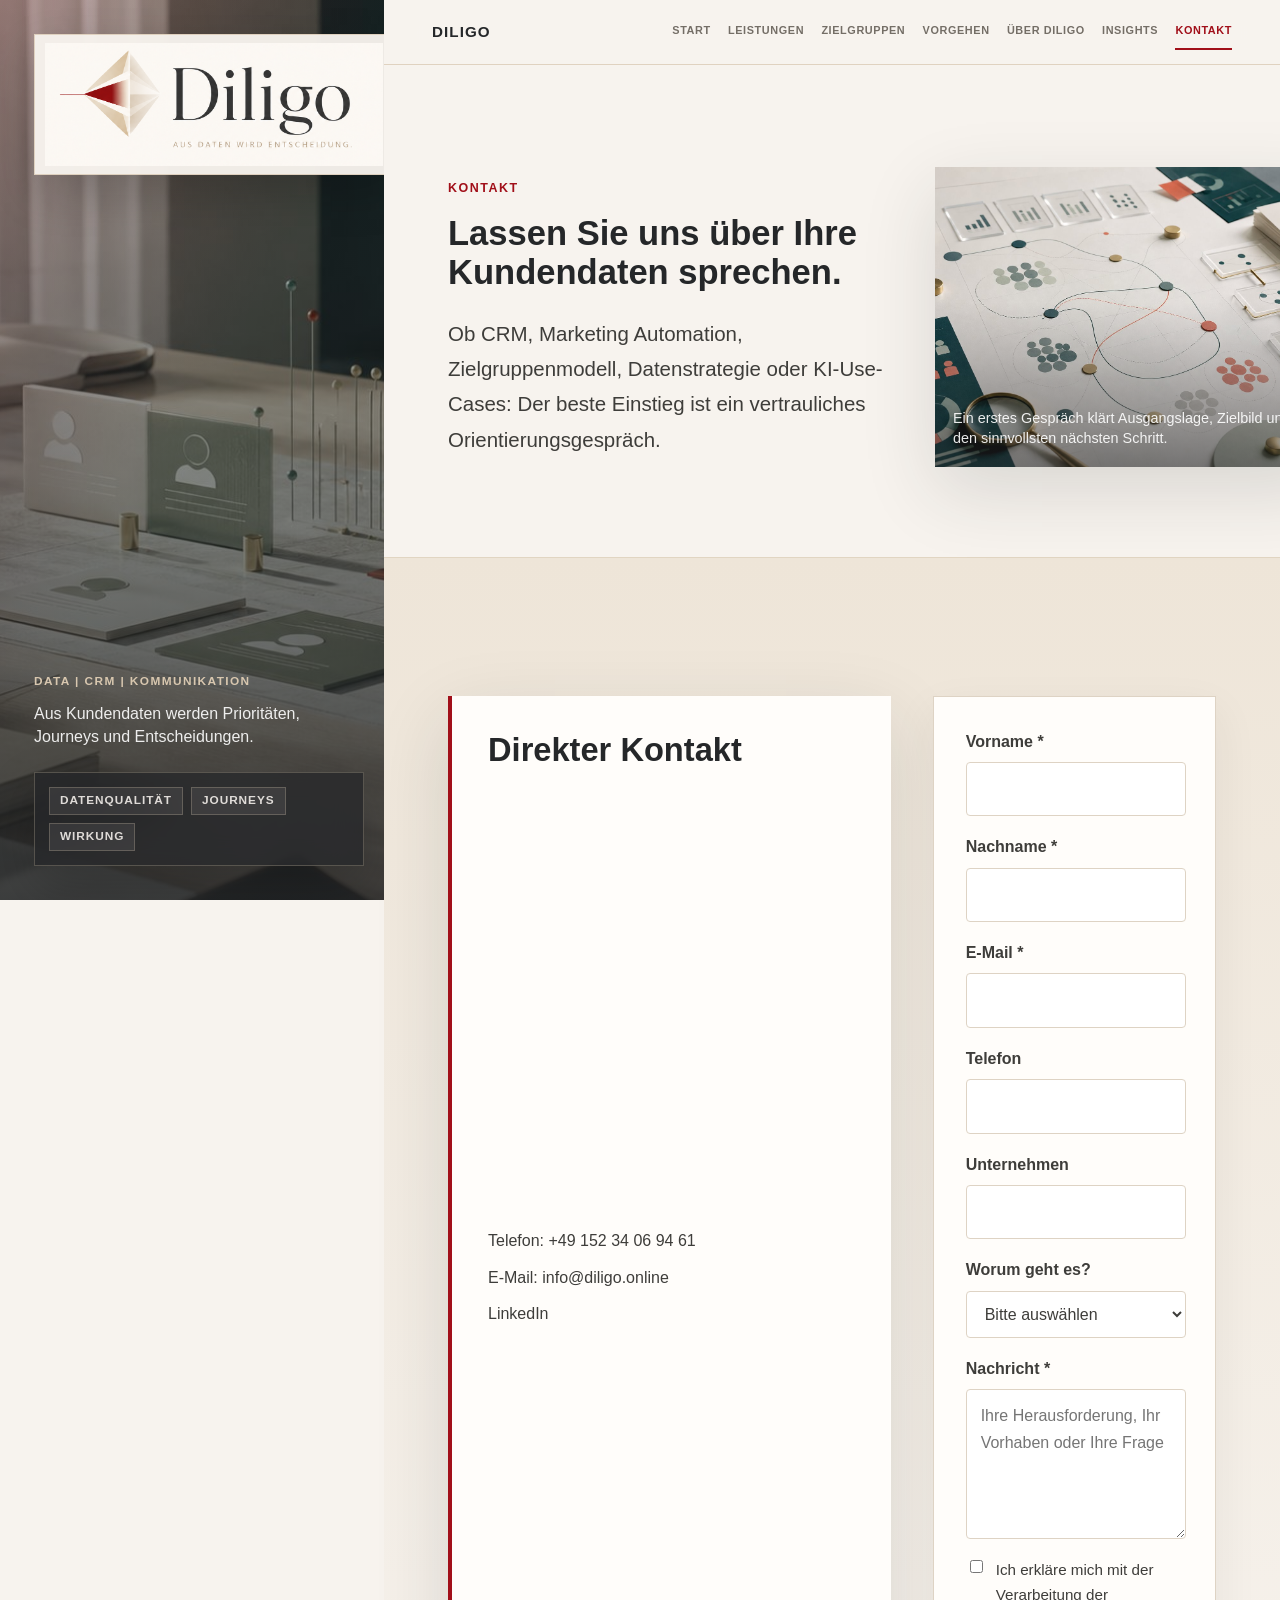
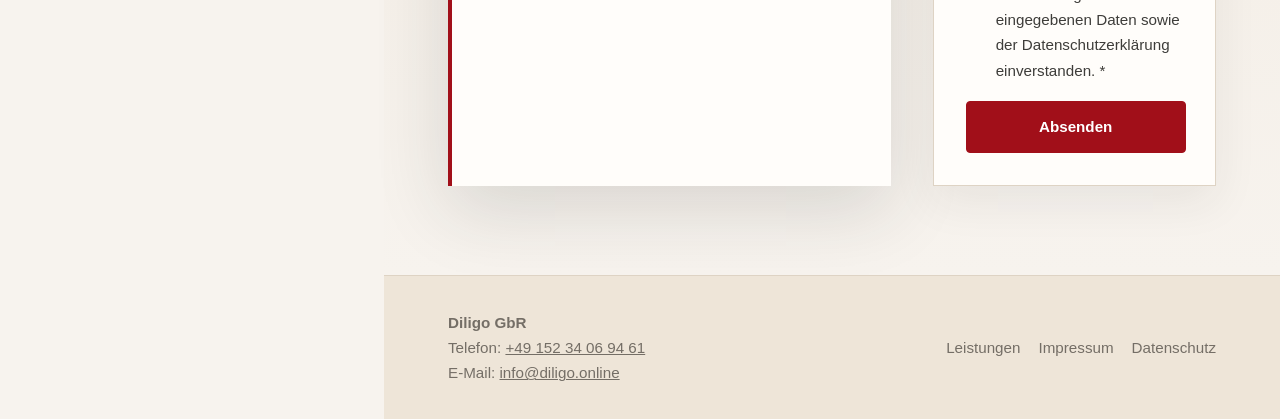
<file: kontakt/index.html>
<!doctype html>
<html lang="de">
  <head>
    <meta charset="utf-8" />
    <meta name="viewport" content="width=device-width, initial-scale=1" />
    <title>Kontakt – Orientierungsgespräch mit Diligo anfragen</title>
    <meta
      name="description"
      content="Sprechen Sie mit Diligo über Datenstrategie, CRM, Marketing Automation, KI und datenintelligente Kundenkommunikation."
    />
    <link rel="canonical" href="https://diligo.online/kontakt/" />
    <meta property="og:type" content="website" />
    <meta property="og:title" content="Kontakt – Orientierungsgespräch mit Diligo anfragen" />
    <meta property="og:description" content="Sprechen Sie mit Diligo über Datenstrategie, CRM, Marketing Automation und KI." />
    <meta property="og:url" content="https://diligo.online/kontakt/" />
    <meta property="og:image" content="https://diligo.online/assets/brand-keyvisual.jpg" />
    <link rel="icon" href="/assets/logo-diligo.png" />
    <link rel="stylesheet" href="/assets/styles.css" />
  </head>
  <body>
    <a class="skip-link" href="#inhalt">Zum Inhalt springen</a>
    <div class="site-shell">
      <aside class="visual-panel" aria-label="Diligo Markenbild">
        <img class="keyvisual" src="/assets/brand-keyvisual.jpg" alt="" width="1774" height="887" />
        <div class="brand-box">
          <a href="/" aria-label="Diligo Startseite">
            <img src="/assets/logo-diligo.png" alt="Diligo" width="1110" height="405" />
          </a>
        </div>
        <div class="visual-copy">
          <p class="visual-kicker">Data | CRM | Kommunikation</p>
          <p>Aus Kundendaten werden Prioritäten, Journeys und Entscheidungen.</p>
        </div>
        <div class="visual-signals" aria-label="Diligo Schwerpunkte">
          <span>Datenqualität</span>
          <span>Journeys</span>
          <span>Wirkung</span>
        </div>
      </aside>

      <div class="content-panel">
        <header class="topbar">
          <div class="topbar-inner">
            <a class="brand-name" href="/">Diligo</a>
            <nav class="nav" aria-label="Hauptnavigation">
              <a href="/">Start</a>
              <a href="/leistungen/">Leistungen</a>
              <a href="/zielgruppen/">Zielgruppen</a>
              <a href="/vorgehen/">Vorgehen</a>
              <a href="/ueber-diligo/">Über Diligo</a>
              <a href="/insights/">Insights</a>
              <a href="/kontakt/" aria-current="page">Kontakt</a>
            </nav>
          </div>
        </header>

        <main class="main-content" id="inhalt">
          <section class="section page-hero">
            <div class="wrap page-hero-grid">
              <div>
                <p class="eyebrow">Kontakt</p>
                <h1 class="page-title">Lassen Sie uns über Ihre Kundendaten sprechen.</h1>
                <p class="lead">
                  Ob CRM, Marketing Automation, Zielgruppenmodell, Datenstrategie oder KI-Use-Cases:
                  Der beste Einstieg ist ein vertrauliches Orientierungsgespräch.
                </p>
              </div>
              <figure class="page-visual">
                <img src="/assets/method-visual.jpg" alt="" width="1672" height="941" />
                <figcaption>Ein erstes Gespräch klärt Ausgangslage, Zielbild und den sinnvollsten nächsten Schritt.</figcaption>
              </figure>
            </div>
          </section>

          <section class="section alt">
            <div class="wrap">
            <div class="contact-grid">
              <div class="profile-box">
                <h2>Direkter Kontakt</h2>
                <ul class="contact-list">
                  <li>Telefon: <a href="tel:+4915234069461">+49 152 34 06 94 61</a></li>
                  <li>E-Mail: <a href="mailto:info@diligo.online">info@diligo.online</a></li>
                  <li><a href="https://www.linkedin.com/in/thomas-hoffmann-dataexpert/" rel="noopener noreferrer" target="_blank">LinkedIn</a></li>
                </ul>
              </div>

              <form class="form" action="mailto:info@diligo.online" method="post" enctype="text/plain">
                <div class="field">
                  <label for="firstname">Vorname *</label>
                  <input id="firstname" name="Vorname" autocomplete="given-name" required />
                </div>
                <div class="field">
                  <label for="lastname">Nachname *</label>
                  <input id="lastname" name="Nachname" autocomplete="family-name" required />
                </div>
                <div class="field">
                  <label for="email">E-Mail *</label>
                  <input id="email" name="E-Mail" type="email" autocomplete="email" required />
                </div>
                <div class="field">
                  <label for="phone">Telefon</label>
                  <input id="phone" name="Telefon" type="tel" autocomplete="tel" />
                </div>
                <div class="field">
                  <label for="company">Unternehmen</label>
                  <input id="company" name="Unternehmen" autocomplete="organization" />
                </div>
                <div class="field">
                  <label for="topic">Worum geht es?</label>
                  <select id="topic" name="Thema">
                    <option value="">Bitte auswählen</option>
                    <option>Datenstrategie</option>
                    <option>CRM / Marketing Automation</option>
                    <option>Zielgruppen / Segmentierung</option>
                    <option>Data Governance</option>
                    <option>KI / Automation</option>
                    <option>Executive Sparring</option>
                    <option>Sonstiges</option>
                  </select>
                </div>
                <div class="field">
                  <label for="message">Nachricht *</label>
                  <textarea id="message" name="Nachricht" required placeholder="Ihre Herausforderung, Ihr Vorhaben oder Ihre Frage"></textarea>
                </div>
                <label class="checkbox">
                  <input type="checkbox" name="Datenschutz" value="einverstanden" required />
                  <span>Ich erkläre mich mit der Verarbeitung der eingegebenen Daten sowie der Datenschutzerklärung einverstanden. *</span>
                </label>
                <button class="button" type="submit">Absenden</button>
              </form>
            </div>
            </div>
          </section>
        </main>

        <footer class="site-footer">
          <div class="footer-inner">
            <div>
              <strong>Diligo GbR</strong><br />
              Telefon: <a href="tel:+4915234069461">+49 152 34 06 94 61</a><br />
              E-Mail: <a href="mailto:info@diligo.online">info@diligo.online</a>
            </div>
            <nav class="footer-links" aria-label="Rechtliches">
              <a href="/leistungen/">Leistungen</a>
              <a href="/impressum/">Impressum</a>
              <a href="/datenschutz/">Datenschutz</a>
            </nav>
          </div>
        </footer>
      </div>
    </div>
  </body>
</html>
</file>
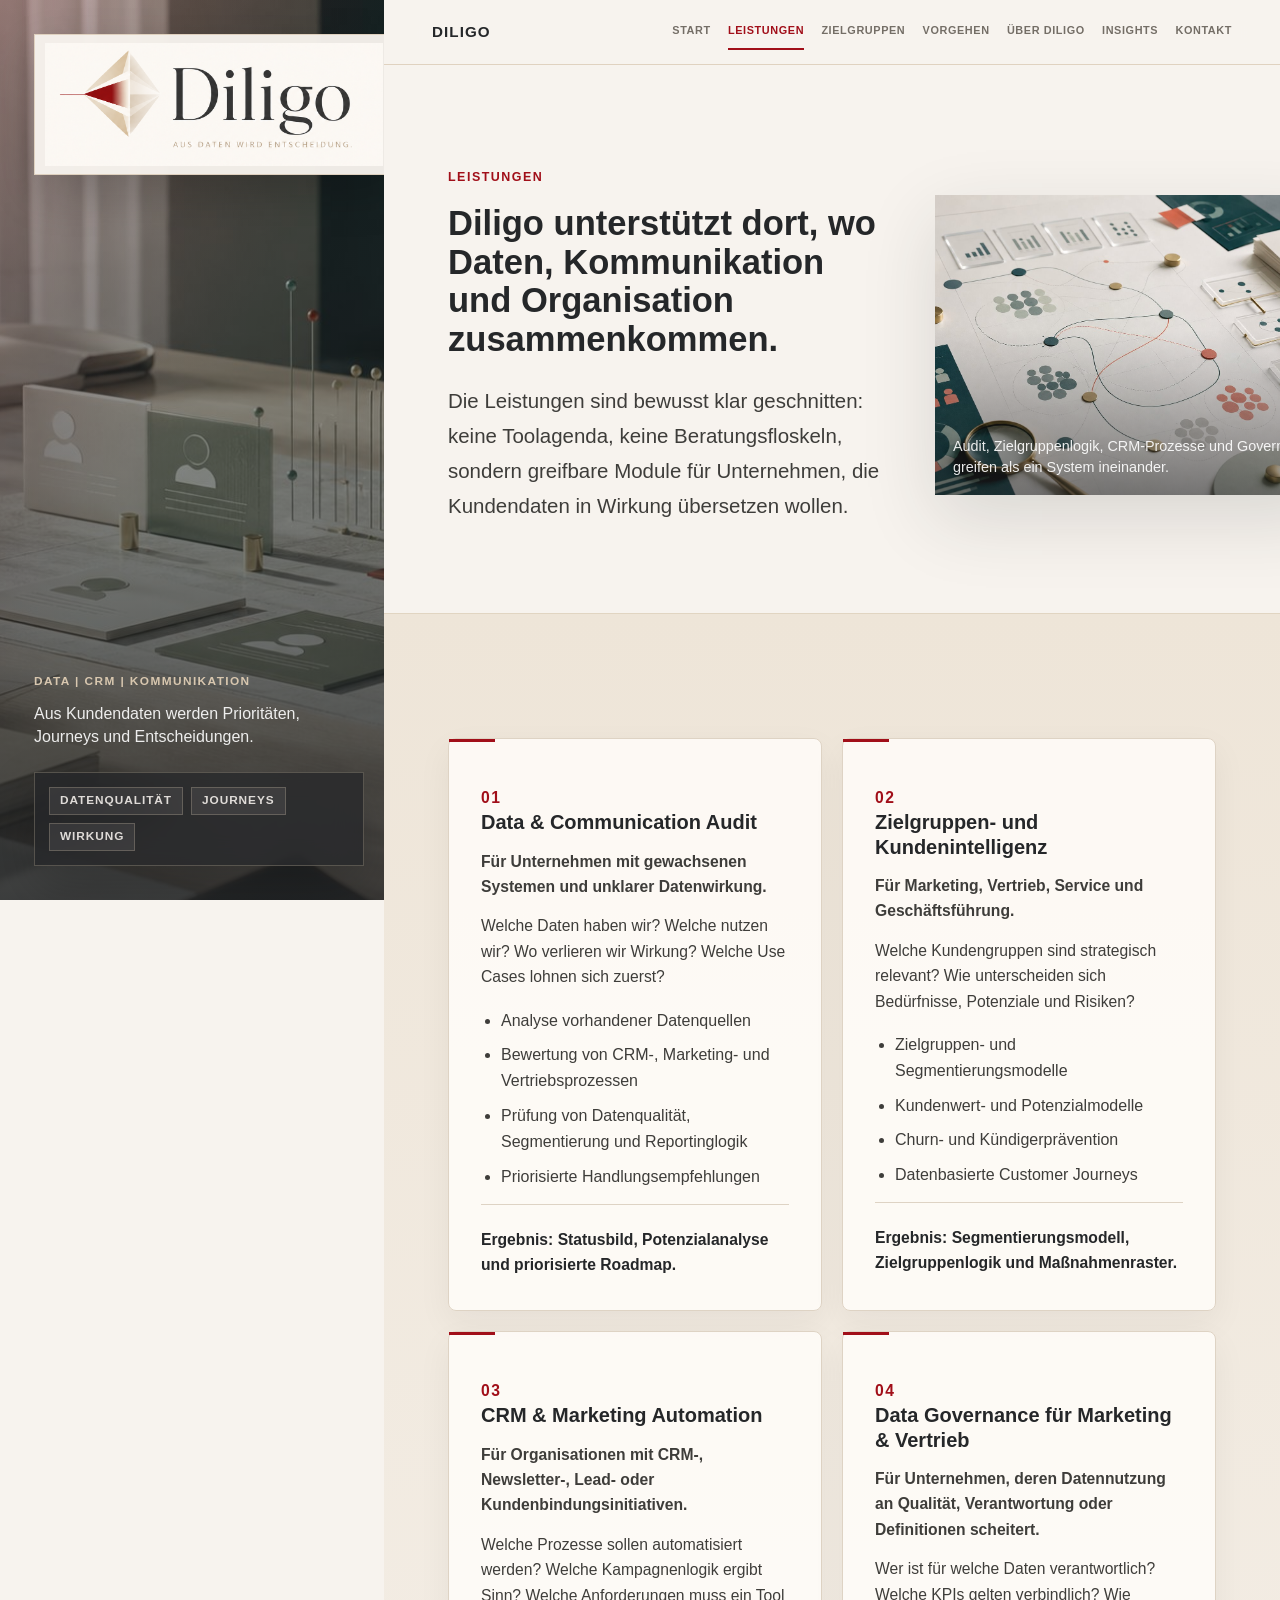
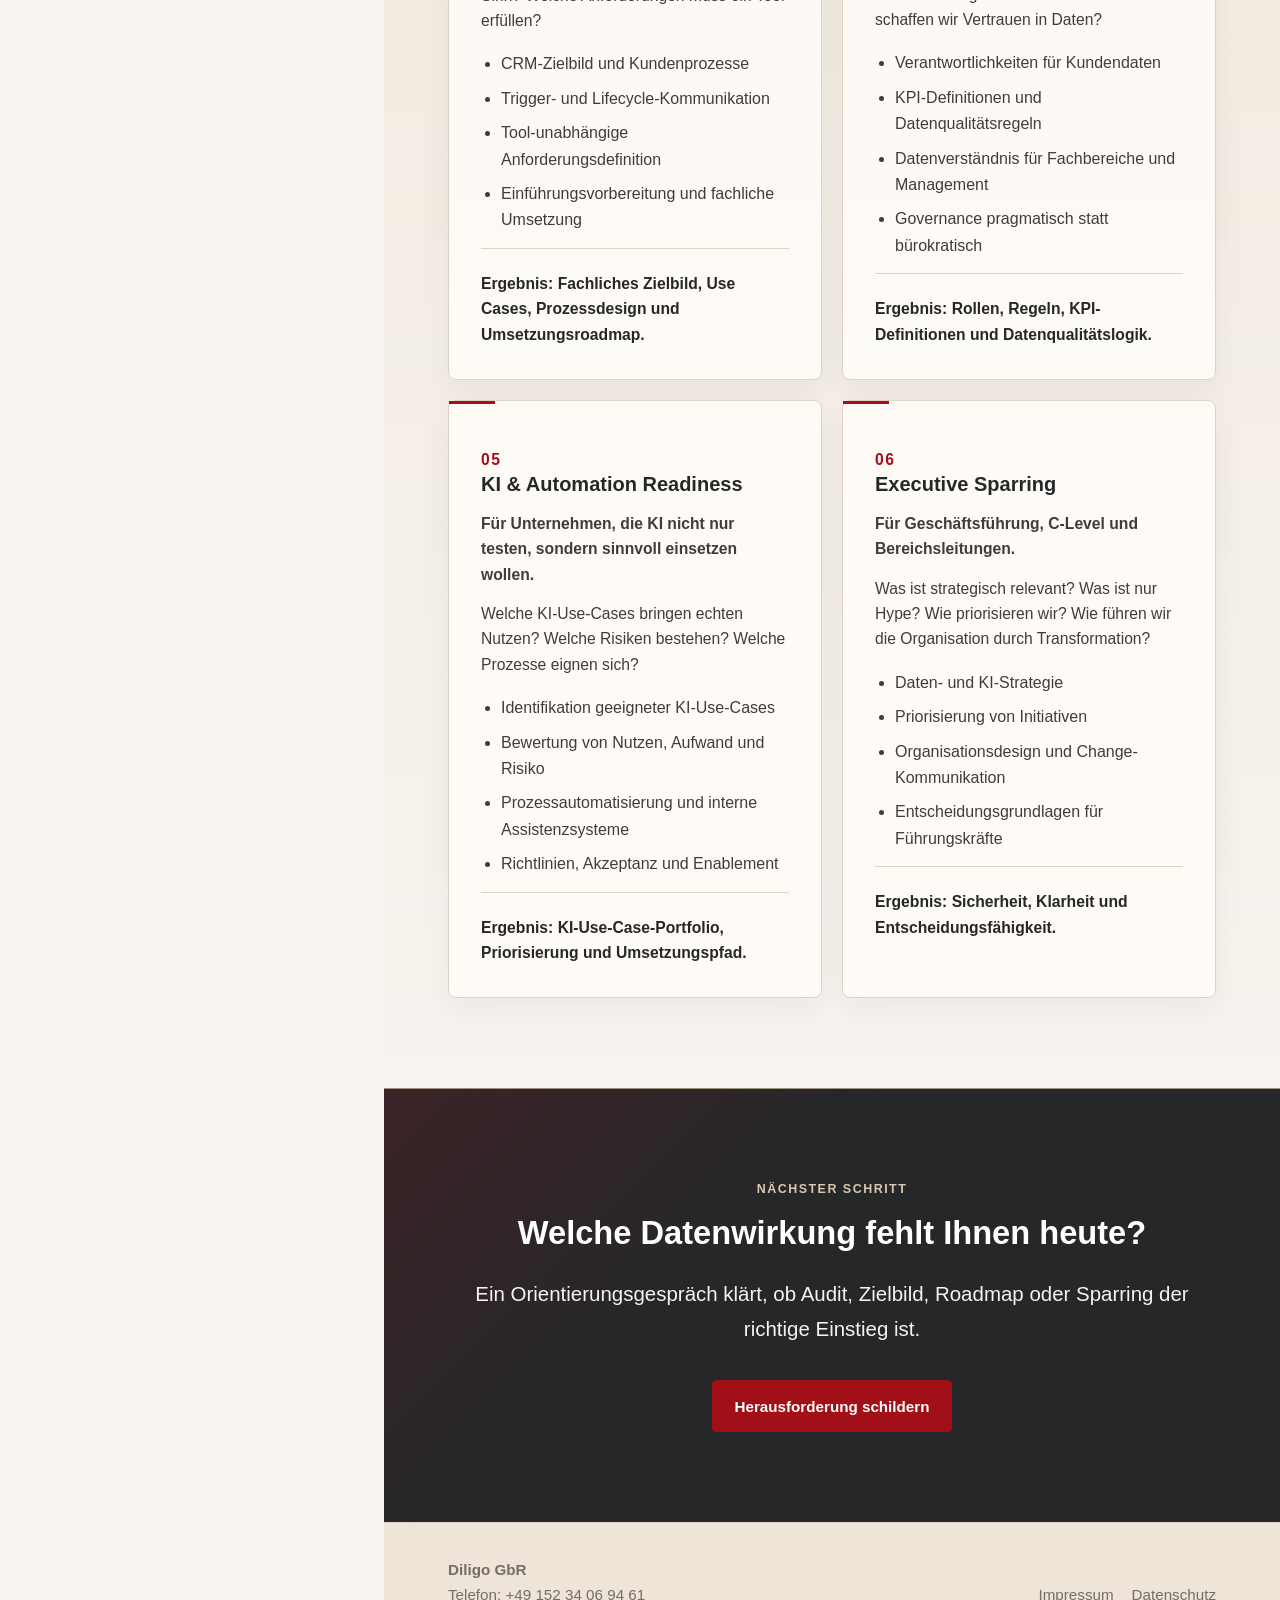
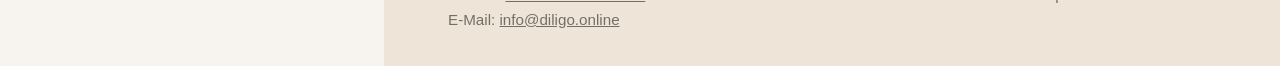
<file: leistungen/index.html>
<!doctype html>
<html lang="de">
  <head>
    <meta charset="utf-8" />
    <meta name="viewport" content="width=device-width, initial-scale=1" />
    <title>Leistungen – Data, CRM, Marketing Automation & KI | Diligo</title>
    <meta
      name="description"
      content="Beratung für Data & Communication Audits, Zielgruppenmodelle, CRM, Marketing Automation, Data Governance und KI-Use-Cases."
    />
    <link rel="canonical" href="https://diligo.online/leistungen/" />
    <meta property="og:type" content="website" />
    <meta property="og:title" content="Leistungen – Data, CRM, Marketing Automation & KI | Diligo" />
    <meta property="og:description" content="Beratung dort, wo Daten, Kommunikation und Organisation zusammenkommen." />
    <meta property="og:url" content="https://diligo.online/leistungen/" />
    <meta property="og:image" content="https://diligo.online/assets/brand-keyvisual.jpg" />
    <link rel="icon" href="/assets/logo-diligo.png" />
    <link rel="stylesheet" href="/assets/styles.css" />
  </head>
  <body>
    <a class="skip-link" href="#inhalt">Zum Inhalt springen</a>
    <div class="site-shell">
      <aside class="visual-panel" aria-label="Diligo Markenbild">
        <img class="keyvisual" src="/assets/brand-keyvisual.jpg" alt="" width="1774" height="887" />
        <div class="brand-box">
          <a href="/" aria-label="Diligo Startseite">
            <img src="/assets/logo-diligo.png" alt="Diligo" width="1110" height="405" />
          </a>
        </div>
        <div class="visual-copy">
          <p class="visual-kicker">Data | CRM | Kommunikation</p>
          <p>Aus Kundendaten werden Prioritäten, Journeys und Entscheidungen.</p>
        </div>
        <div class="visual-signals" aria-label="Diligo Schwerpunkte">
          <span>Datenqualität</span>
          <span>Journeys</span>
          <span>Wirkung</span>
        </div>
      </aside>

      <div class="content-panel">
        <header class="topbar">
          <div class="topbar-inner">
            <a class="brand-name" href="/">Diligo</a>
            <nav class="nav" aria-label="Hauptnavigation">
              <a href="/">Start</a>
              <a href="/leistungen/" aria-current="page">Leistungen</a>
              <a href="/zielgruppen/">Zielgruppen</a>
              <a href="/vorgehen/">Vorgehen</a>
              <a href="/ueber-diligo/">Über Diligo</a>
              <a href="/insights/">Insights</a>
              <a href="/kontakt/">Kontakt</a>
            </nav>
          </div>
        </header>

        <main class="main-content" id="inhalt">
          <section class="section page-hero">
            <div class="wrap page-hero-grid">
              <div>
                <p class="eyebrow">Leistungen</p>
                <h1 class="page-title">Diligo unterstützt dort, wo Daten, Kommunikation und Organisation zusammenkommen.</h1>
                <p class="lead">
                  Die Leistungen sind bewusst klar geschnitten: keine Toolagenda, keine Beratungsfloskeln, sondern
                  greifbare Module für Unternehmen, die Kundendaten in Wirkung übersetzen wollen.
                </p>
              </div>
              <figure class="page-visual">
                <img src="/assets/method-visual.jpg" alt="" width="1672" height="941" />
                <figcaption>Audit, Zielgruppenlogik, CRM-Prozesse und Governance greifen als ein System ineinander.</figcaption>
              </figure>
            </div>
          </section>

          <section class="section alt">
            <div class="wrap grid two">
              <article class="card">
                <p class="card-label">01</p>
                <h2>Data & Communication Audit</h2>
                <p><strong>Für Unternehmen mit gewachsenen Systemen und unklarer Datenwirkung.</strong></p>
                <p>Welche Daten haben wir? Welche nutzen wir? Wo verlieren wir Wirkung? Welche Use Cases lohnen sich zuerst?</p>
                <ul class="service-list">
                  <li>Analyse vorhandener Datenquellen</li>
                  <li>Bewertung von CRM-, Marketing- und Vertriebsprozessen</li>
                  <li>Prüfung von Datenqualität, Segmentierung und Reportinglogik</li>
                  <li>Priorisierte Handlungsempfehlungen</li>
                </ul>
                <p class="statement">Ergebnis: Statusbild, Potenzialanalyse und priorisierte Roadmap.</p>
              </article>

              <article class="card">
                <p class="card-label">02</p>
                <h2>Zielgruppen- und Kundenintelligenz</h2>
                <p><strong>Für Marketing, Vertrieb, Service und Geschäftsführung.</strong></p>
                <p>Welche Kundengruppen sind strategisch relevant? Wie unterscheiden sich Bedürfnisse, Potenziale und Risiken?</p>
                <ul class="service-list">
                  <li>Zielgruppen- und Segmentierungsmodelle</li>
                  <li>Kundenwert- und Potenzialmodelle</li>
                  <li>Churn- und Kündigerprävention</li>
                  <li>Datenbasierte Customer Journeys</li>
                </ul>
                <p class="statement">Ergebnis: Segmentierungsmodell, Zielgruppenlogik und Maßnahmenraster.</p>
              </article>

              <article class="card">
                <p class="card-label">03</p>
                <h2>CRM & Marketing Automation</h2>
                <p><strong>Für Organisationen mit CRM-, Newsletter-, Lead- oder Kundenbindungsinitiativen.</strong></p>
                <p>Welche Prozesse sollen automatisiert werden? Welche Kampagnenlogik ergibt Sinn? Welche Anforderungen muss ein Tool erfüllen?</p>
                <ul class="service-list">
                  <li>CRM-Zielbild und Kundenprozesse</li>
                  <li>Trigger- und Lifecycle-Kommunikation</li>
                  <li>Tool-unabhängige Anforderungsdefinition</li>
                  <li>Einführungsvorbereitung und fachliche Umsetzung</li>
                </ul>
                <p class="statement">Ergebnis: Fachliches Zielbild, Use Cases, Prozessdesign und Umsetzungsroadmap.</p>
              </article>

              <article class="card">
                <p class="card-label">04</p>
                <h2>Data Governance für Marketing & Vertrieb</h2>
                <p><strong>Für Unternehmen, deren Datennutzung an Qualität, Verantwortung oder Definitionen scheitert.</strong></p>
                <p>Wer ist für welche Daten verantwortlich? Welche KPIs gelten verbindlich? Wie schaffen wir Vertrauen in Daten?</p>
                <ul class="service-list">
                  <li>Verantwortlichkeiten für Kundendaten</li>
                  <li>KPI-Definitionen und Datenqualitätsregeln</li>
                  <li>Datenverständnis für Fachbereiche und Management</li>
                  <li>Governance pragmatisch statt bürokratisch</li>
                </ul>
                <p class="statement">Ergebnis: Rollen, Regeln, KPI-Definitionen und Datenqualitätslogik.</p>
              </article>

              <article class="card">
                <p class="card-label">05</p>
                <h2>KI & Automation Readiness</h2>
                <p><strong>Für Unternehmen, die KI nicht nur testen, sondern sinnvoll einsetzen wollen.</strong></p>
                <p>Welche KI-Use-Cases bringen echten Nutzen? Welche Risiken bestehen? Welche Prozesse eignen sich?</p>
                <ul class="service-list">
                  <li>Identifikation geeigneter KI-Use-Cases</li>
                  <li>Bewertung von Nutzen, Aufwand und Risiko</li>
                  <li>Prozessautomatisierung und interne Assistenzsysteme</li>
                  <li>Richtlinien, Akzeptanz und Enablement</li>
                </ul>
                <p class="statement">Ergebnis: KI-Use-Case-Portfolio, Priorisierung und Umsetzungspfad.</p>
              </article>

              <article class="card">
                <p class="card-label">06</p>
                <h2>Executive Sparring</h2>
                <p><strong>Für Geschäftsführung, C-Level und Bereichsleitungen.</strong></p>
                <p>Was ist strategisch relevant? Was ist nur Hype? Wie priorisieren wir? Wie führen wir die Organisation durch Transformation?</p>
                <ul class="service-list">
                  <li>Daten- und KI-Strategie</li>
                  <li>Priorisierung von Initiativen</li>
                  <li>Organisationsdesign und Change-Kommunikation</li>
                  <li>Entscheidungsgrundlagen für Führungskräfte</li>
                </ul>
                <p class="statement">Ergebnis: Sicherheit, Klarheit und Entscheidungsfähigkeit.</p>
              </article>
            </div>
          </section>

          <section class="section deep center">
            <div class="narrow">
              <p class="eyebrow">Nächster Schritt</p>
              <h2>Welche Datenwirkung fehlt Ihnen heute?</h2>
              <p class="lead">Ein Orientierungsgespräch klärt, ob Audit, Zielbild, Roadmap oder Sparring der richtige Einstieg ist.</p>
              <div class="actions">
                <a class="button" href="/kontakt/">Herausforderung schildern</a>
              </div>
            </div>
          </section>
        </main>

        <footer class="site-footer">
          <div class="footer-inner">
            <div><strong>Diligo GbR</strong><br />Telefon: <a href="tel:+4915234069461">+49 152 34 06 94 61</a><br />E-Mail: <a href="mailto:info@diligo.online">info@diligo.online</a></div>
            <nav class="footer-links" aria-label="Rechtliches">
              <a href="/impressum/">Impressum</a>
              <a href="/datenschutz/">Datenschutz</a>
            </nav>
          </div>
        </footer>
      </div>
    </div>
  </body>
</html>
</file>
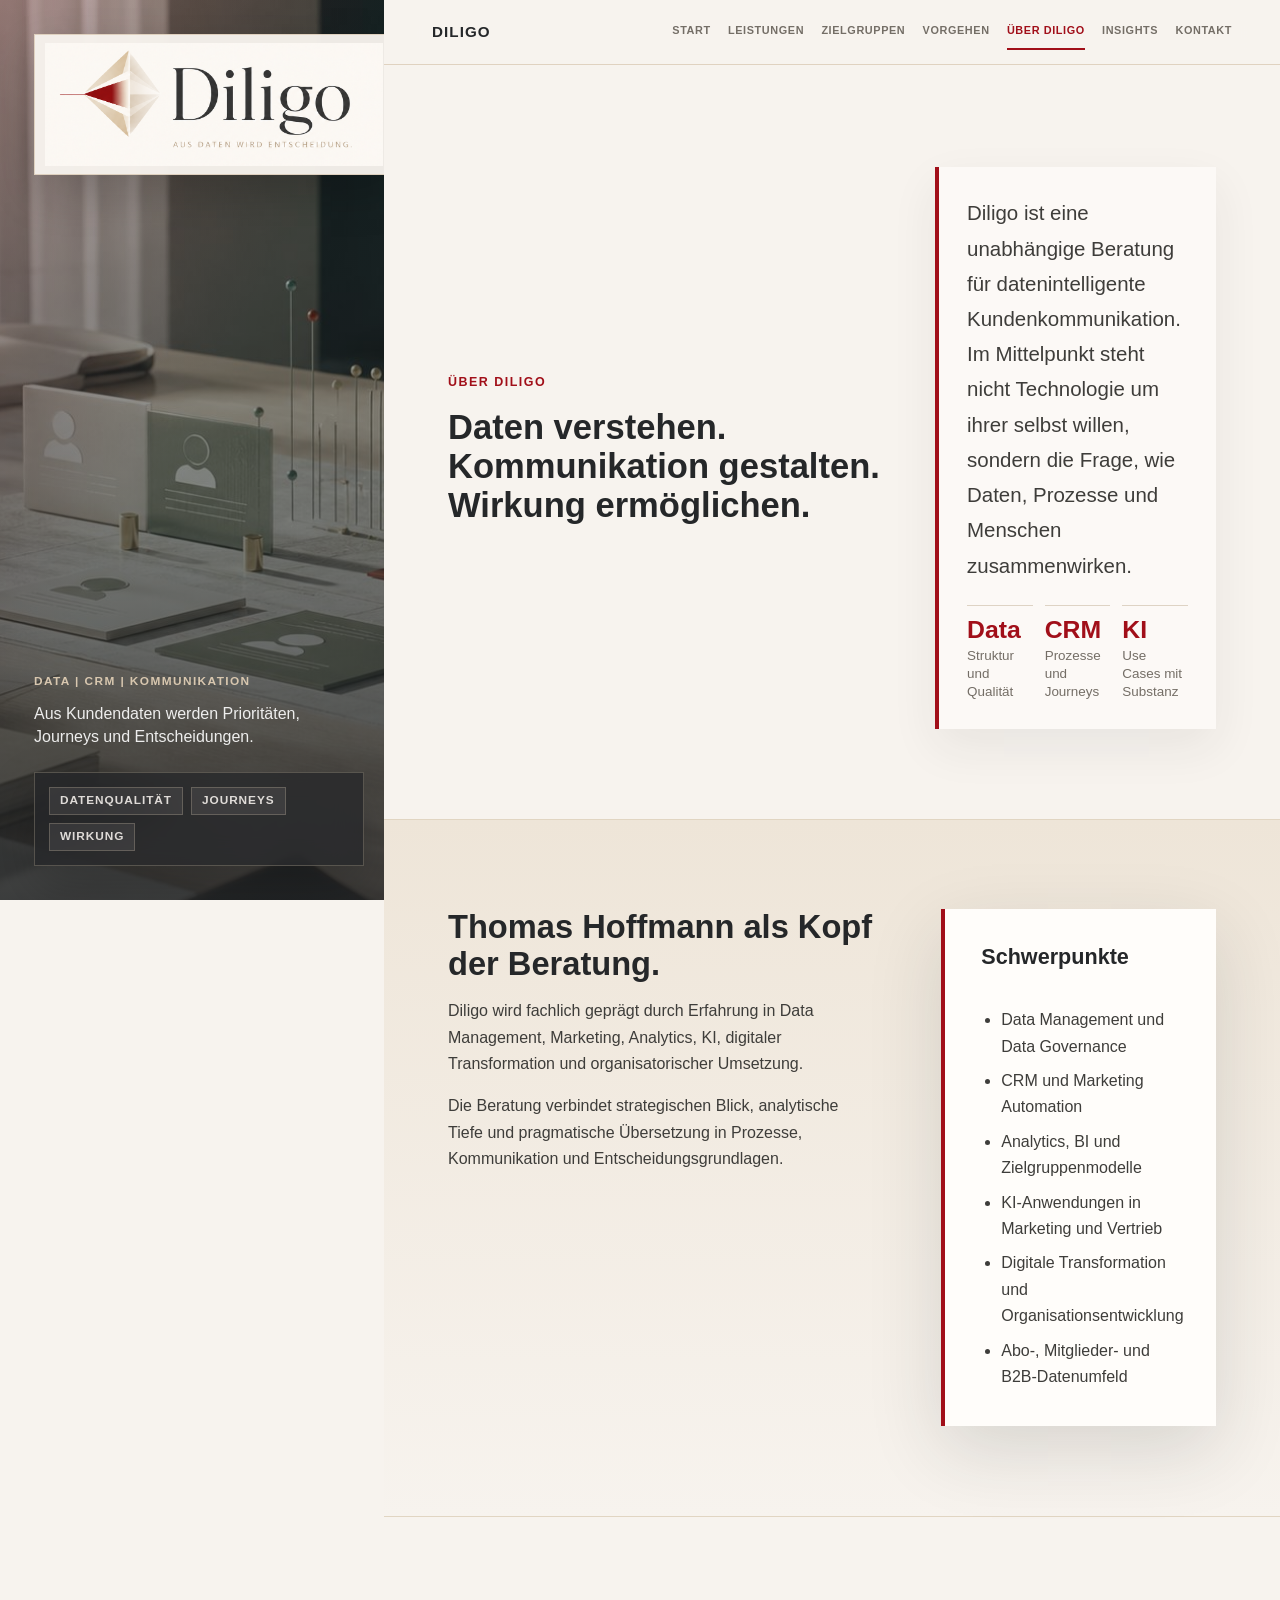
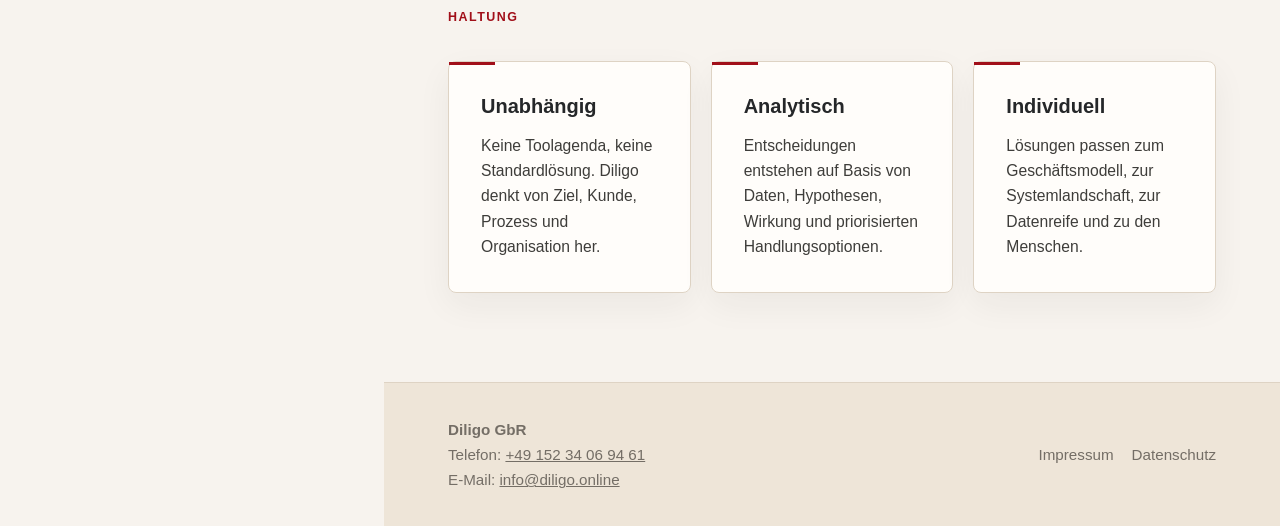
<file: ueber-diligo/index.html>
<!doctype html>
<html lang="de">
  <head>
    <meta charset="utf-8" />
    <meta name="viewport" content="width=device-width, initial-scale=1" />
    <title>Über Diligo – Beratung für Datenintelligenz, Marketing und Transformation</title>
    <meta
      name="description"
      content="Diligo verbindet Data Management, Marketing, Analytics, KI und Organisationsverständnis zu unabhängiger Beratung."
    />
    <link rel="canonical" href="https://diligo.online/ueber-diligo/" />
    <meta property="og:type" content="profile" />
    <meta property="og:title" content="Über Diligo – Beratung für Datenintelligenz, Marketing und Transformation" />
    <meta property="og:description" content="Daten verstehen. Kommunikation gestalten. Wirkung ermöglichen." />
    <meta property="og:url" content="https://diligo.online/ueber-diligo/" />
    <meta property="og:image" content="https://diligo.online/assets/brand-keyvisual.jpg" />
    <link rel="icon" href="/assets/logo-diligo.png" />
    <link rel="stylesheet" href="/assets/styles.css" />
  </head>
  <body>
    <a class="skip-link" href="#inhalt">Zum Inhalt springen</a>
    <div class="site-shell">
      <aside class="visual-panel" aria-label="Diligo Markenbild">
        <img class="keyvisual" src="/assets/brand-keyvisual.jpg" alt="" width="1774" height="887" />
        <div class="brand-box">
          <a href="/" aria-label="Diligo Startseite">
            <img src="/assets/logo-diligo.png" alt="Diligo" width="1110" height="405" />
          </a>
        </div>
        <div class="visual-copy">
          <p class="visual-kicker">Data | CRM | Kommunikation</p>
          <p>Aus Kundendaten werden Prioritäten, Journeys und Entscheidungen.</p>
        </div>
        <div class="visual-signals" aria-label="Diligo Schwerpunkte">
          <span>Datenqualität</span>
          <span>Journeys</span>
          <span>Wirkung</span>
        </div>
      </aside>
      <div class="content-panel">
        <header class="topbar">
          <div class="topbar-inner">
            <a class="brand-name" href="/">Diligo</a>
            <nav class="nav" aria-label="Hauptnavigation">
              <a href="/">Start</a>
              <a href="/leistungen/">Leistungen</a>
              <a href="/zielgruppen/">Zielgruppen</a>
              <a href="/vorgehen/">Vorgehen</a>
              <a href="/ueber-diligo/" aria-current="page">Über Diligo</a>
              <a href="/insights/">Insights</a>
              <a href="/kontakt/">Kontakt</a>
            </nav>
          </div>
        </header>
        <main class="main-content" id="inhalt">
          <section class="section page-hero">
            <div class="wrap page-hero-grid">
              <div>
                <p class="eyebrow">Über Diligo</p>
                <h1 class="page-title">Daten verstehen. Kommunikation gestalten. Wirkung ermöglichen.</h1>
              </div>
              <div class="insight-panel">
                <p class="lead">
                  Diligo ist eine unabhängige Beratung für datenintelligente Kundenkommunikation. Im Mittelpunkt steht
                  nicht Technologie um ihrer selbst willen, sondern die Frage, wie Daten, Prozesse und Menschen zusammenwirken.
                </p>
                <div class="metric-row" aria-label="Beratungsschwerpunkte">
                  <div class="metric"><strong>Data</strong><span>Struktur und Qualität</span></div>
                  <div class="metric"><strong>CRM</strong><span>Prozesse und Journeys</span></div>
                  <div class="metric"><strong>KI</strong><span>Use Cases mit Substanz</span></div>
                </div>
              </div>
            </div>
          </section>
          <section class="section alt">
            <div class="wrap split">
              <div>
                <h2>Thomas Hoffmann als Kopf der Beratung.</h2>
                <p>
                  Diligo wird fachlich geprägt durch Erfahrung in Data Management, Marketing, Analytics, KI, digitaler
                  Transformation und organisatorischer Umsetzung.
                </p>
                <p>
                  Die Beratung verbindet strategischen Blick, analytische Tiefe und pragmatische Übersetzung in Prozesse,
                  Kommunikation und Entscheidungsgrundlagen.
                </p>
              </div>
              <div class="profile-box">
                <h3>Schwerpunkte</h3>
                <ul class="plain-list">
                  <li>Data Management und Data Governance</li>
                  <li>CRM und Marketing Automation</li>
                  <li>Analytics, BI und Zielgruppenmodelle</li>
                  <li>KI-Anwendungen in Marketing und Vertrieb</li>
                  <li>Digitale Transformation und Organisationsentwicklung</li>
                  <li>Abo-, Mitglieder- und B2B-Datenumfeld</li>
                </ul>
              </div>
            </div>
          </section>
          <section class="section">
            <div class="wrap">
              <p class="eyebrow">Haltung</p>
              <div class="grid three">
                <article class="card">
                  <h2>Unabhängig</h2>
                  <p>Keine Toolagenda, keine Standardlösung. Diligo denkt von Ziel, Kunde, Prozess und Organisation her.</p>
                </article>
                <article class="card">
                  <h2>Analytisch</h2>
                  <p>Entscheidungen entstehen auf Basis von Daten, Hypothesen, Wirkung und priorisierten Handlungsoptionen.</p>
                </article>
                <article class="card">
                  <h2>Individuell</h2>
                  <p>Lösungen passen zum Geschäftsmodell, zur Systemlandschaft, zur Datenreife und zu den Menschen.</p>
                </article>
              </div>
            </div>
          </section>
        </main>
        <footer class="site-footer">
          <div class="footer-inner">
            <div><strong>Diligo GbR</strong><br />Telefon: <a href="tel:+4915234069461">+49 152 34 06 94 61</a><br />E-Mail: <a href="mailto:info@diligo.online">info@diligo.online</a></div>
            <nav class="footer-links" aria-label="Rechtliches"><a href="/impressum/">Impressum</a><a href="/datenschutz/">Datenschutz</a></nav>
          </div>
        </footer>
      </div>
    </div>
  </body>
</html>
</file>
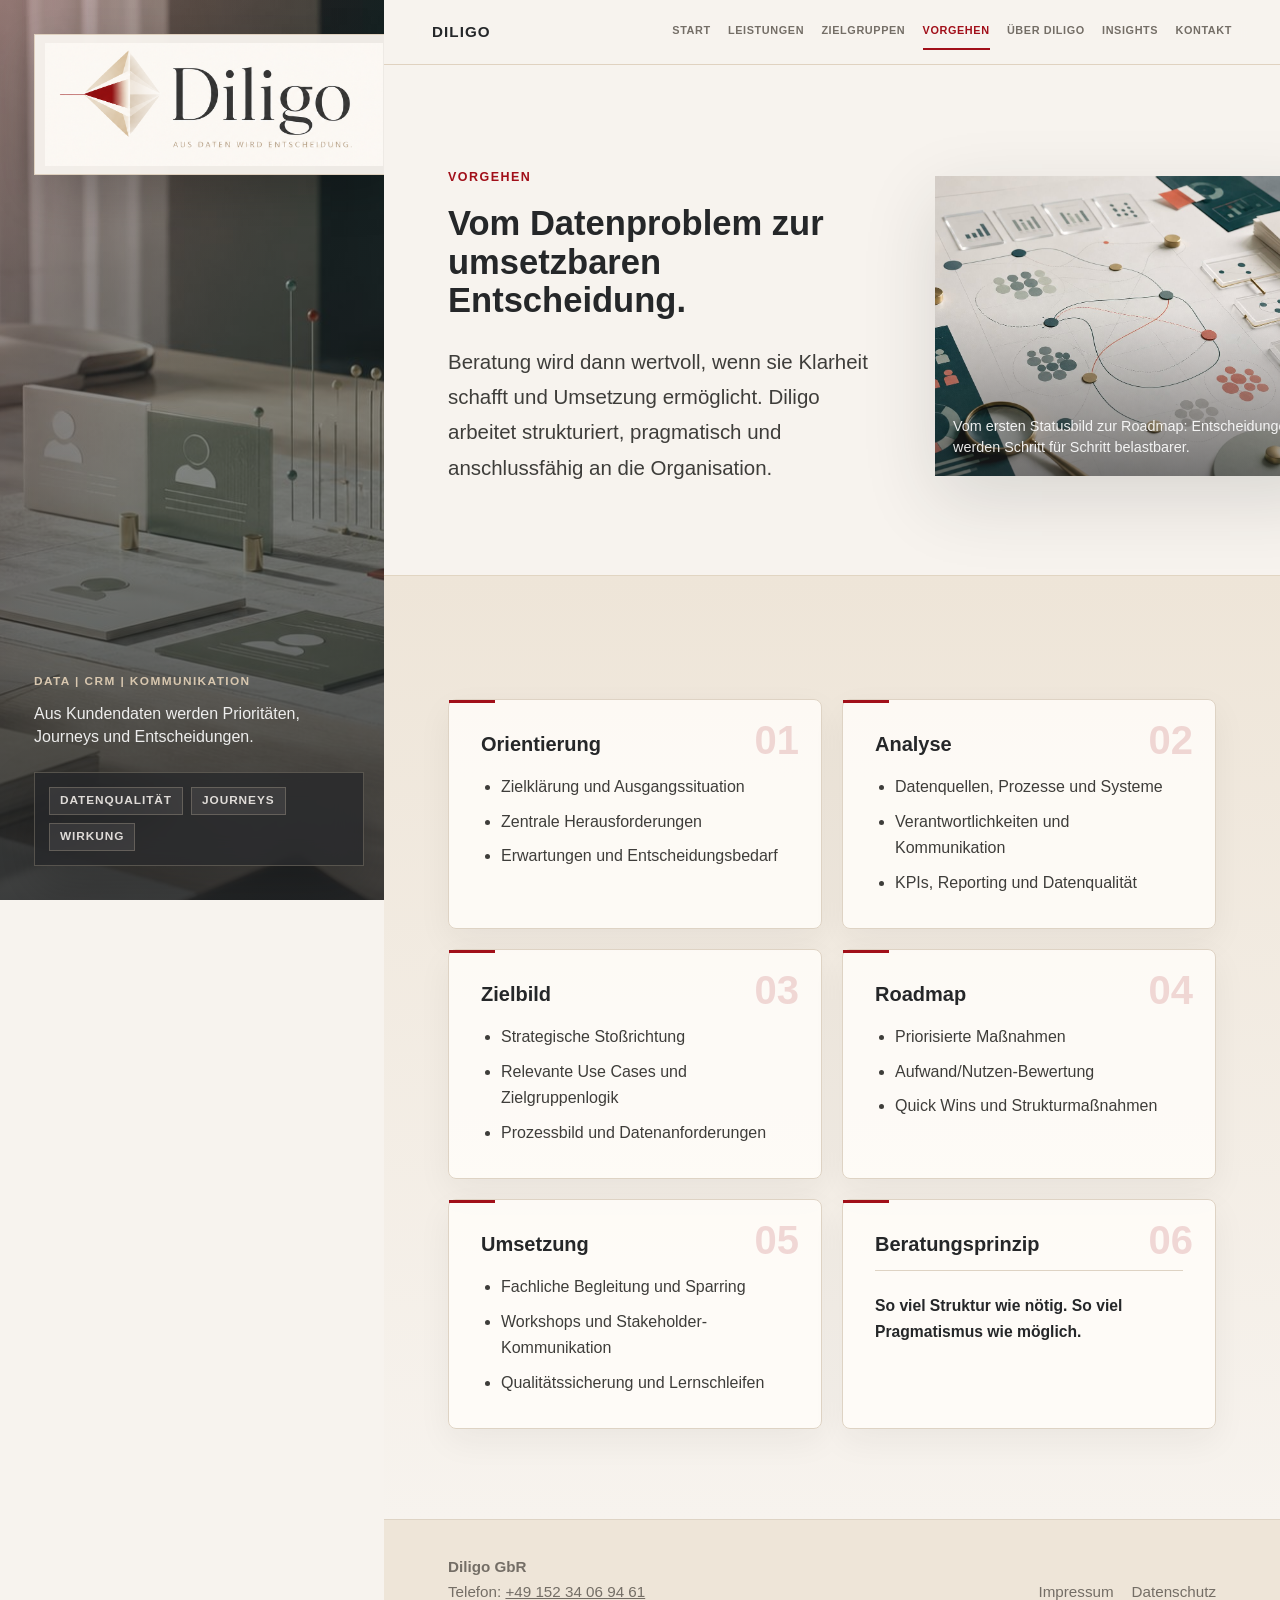
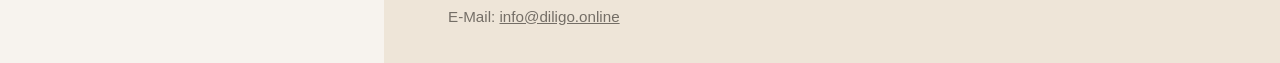
<file: vorgehen/index.html>
<!doctype html>
<html lang="de">
  <head>
    <meta charset="utf-8" />
    <meta name="viewport" content="width=device-width, initial-scale=1" />
    <title>Vorgehen – Von Datenanalyse zu wirksamer Umsetzung | Diligo</title>
    <meta
      name="description"
      content="Diligo arbeitet strukturiert von Analyse über Zielbild und Roadmap bis zur Umsetzung datenintelligenter Kommunikationsprozesse."
    />
    <link rel="canonical" href="https://diligo.online/vorgehen/" />
    <meta property="og:type" content="website" />
    <meta property="og:title" content="Vorgehen – Von Datenanalyse zu wirksamer Umsetzung | Diligo" />
    <meta property="og:description" content="Vom Datenproblem zur umsetzbaren Entscheidung." />
    <meta property="og:url" content="https://diligo.online/vorgehen/" />
    <meta property="og:image" content="https://diligo.online/assets/brand-keyvisual.jpg" />
    <link rel="icon" href="/assets/logo-diligo.png" />
    <link rel="stylesheet" href="/assets/styles.css" />
  </head>
  <body>
    <a class="skip-link" href="#inhalt">Zum Inhalt springen</a>
    <div class="site-shell">
      <aside class="visual-panel" aria-label="Diligo Markenbild">
        <img class="keyvisual" src="/assets/brand-keyvisual.jpg" alt="" width="1774" height="887" />
        <div class="brand-box">
          <a href="/" aria-label="Diligo Startseite">
            <img src="/assets/logo-diligo.png" alt="Diligo" width="1110" height="405" />
          </a>
        </div>
        <div class="visual-copy">
          <p class="visual-kicker">Data | CRM | Kommunikation</p>
          <p>Aus Kundendaten werden Prioritäten, Journeys und Entscheidungen.</p>
        </div>
        <div class="visual-signals" aria-label="Diligo Schwerpunkte">
          <span>Datenqualität</span>
          <span>Journeys</span>
          <span>Wirkung</span>
        </div>
      </aside>
      <div class="content-panel">
        <header class="topbar">
          <div class="topbar-inner">
            <a class="brand-name" href="/">Diligo</a>
            <nav class="nav" aria-label="Hauptnavigation">
              <a href="/">Start</a>
              <a href="/leistungen/">Leistungen</a>
              <a href="/zielgruppen/">Zielgruppen</a>
              <a href="/vorgehen/" aria-current="page">Vorgehen</a>
              <a href="/ueber-diligo/">Über Diligo</a>
              <a href="/insights/">Insights</a>
              <a href="/kontakt/">Kontakt</a>
            </nav>
          </div>
        </header>
        <main class="main-content" id="inhalt">
          <section class="section page-hero">
            <div class="wrap page-hero-grid">
              <div>
                <p class="eyebrow">Vorgehen</p>
                <h1 class="page-title">Vom Datenproblem zur umsetzbaren Entscheidung.</h1>
                <p class="lead">
                  Beratung wird dann wertvoll, wenn sie Klarheit schafft und Umsetzung ermöglicht. Diligo arbeitet strukturiert,
                  pragmatisch und anschlussfähig an die Organisation.
                </p>
              </div>
              <figure class="page-visual">
                <img src="/assets/method-visual.jpg" alt="" width="1672" height="941" />
                <figcaption>Vom ersten Statusbild zur Roadmap: Entscheidungen werden Schritt für Schritt belastbarer.</figcaption>
              </figure>
            </div>
          </section>
          <section class="section alt">
            <div class="wrap grid two process">
              <article class="card">
                <h2>Orientierung</h2>
                <ul class="plain-list">
                  <li>Zielklärung und Ausgangssituation</li>
                  <li>Zentrale Herausforderungen</li>
                  <li>Erwartungen und Entscheidungsbedarf</li>
                </ul>
              </article>
              <article class="card">
                <h2>Analyse</h2>
                <ul class="plain-list">
                  <li>Datenquellen, Prozesse und Systeme</li>
                  <li>Verantwortlichkeiten und Kommunikation</li>
                  <li>KPIs, Reporting und Datenqualität</li>
                </ul>
              </article>
              <article class="card">
                <h2>Zielbild</h2>
                <ul class="plain-list">
                  <li>Strategische Stoßrichtung</li>
                  <li>Relevante Use Cases und Zielgruppenlogik</li>
                  <li>Prozessbild und Datenanforderungen</li>
                </ul>
              </article>
              <article class="card">
                <h2>Roadmap</h2>
                <ul class="plain-list">
                  <li>Priorisierte Maßnahmen</li>
                  <li>Aufwand/Nutzen-Bewertung</li>
                  <li>Quick Wins und Strukturmaßnahmen</li>
                </ul>
              </article>
              <article class="card">
                <h2>Umsetzung</h2>
                <ul class="plain-list">
                  <li>Fachliche Begleitung und Sparring</li>
                  <li>Workshops und Stakeholder-Kommunikation</li>
                  <li>Qualitätssicherung und Lernschleifen</li>
                </ul>
              </article>
              <article class="card">
                <h2>Beratungsprinzip</h2>
                <p class="statement">So viel Struktur wie nötig. So viel Pragmatismus wie möglich.</p>
              </article>
            </div>
          </section>
        </main>
        <footer class="site-footer">
          <div class="footer-inner">
            <div><strong>Diligo GbR</strong><br />Telefon: <a href="tel:+4915234069461">+49 152 34 06 94 61</a><br />E-Mail: <a href="mailto:info@diligo.online">info@diligo.online</a></div>
            <nav class="footer-links" aria-label="Rechtliches"><a href="/impressum/">Impressum</a><a href="/datenschutz/">Datenschutz</a></nav>
          </div>
        </footer>
      </div>
    </div>
  </body>
</html>
</file>
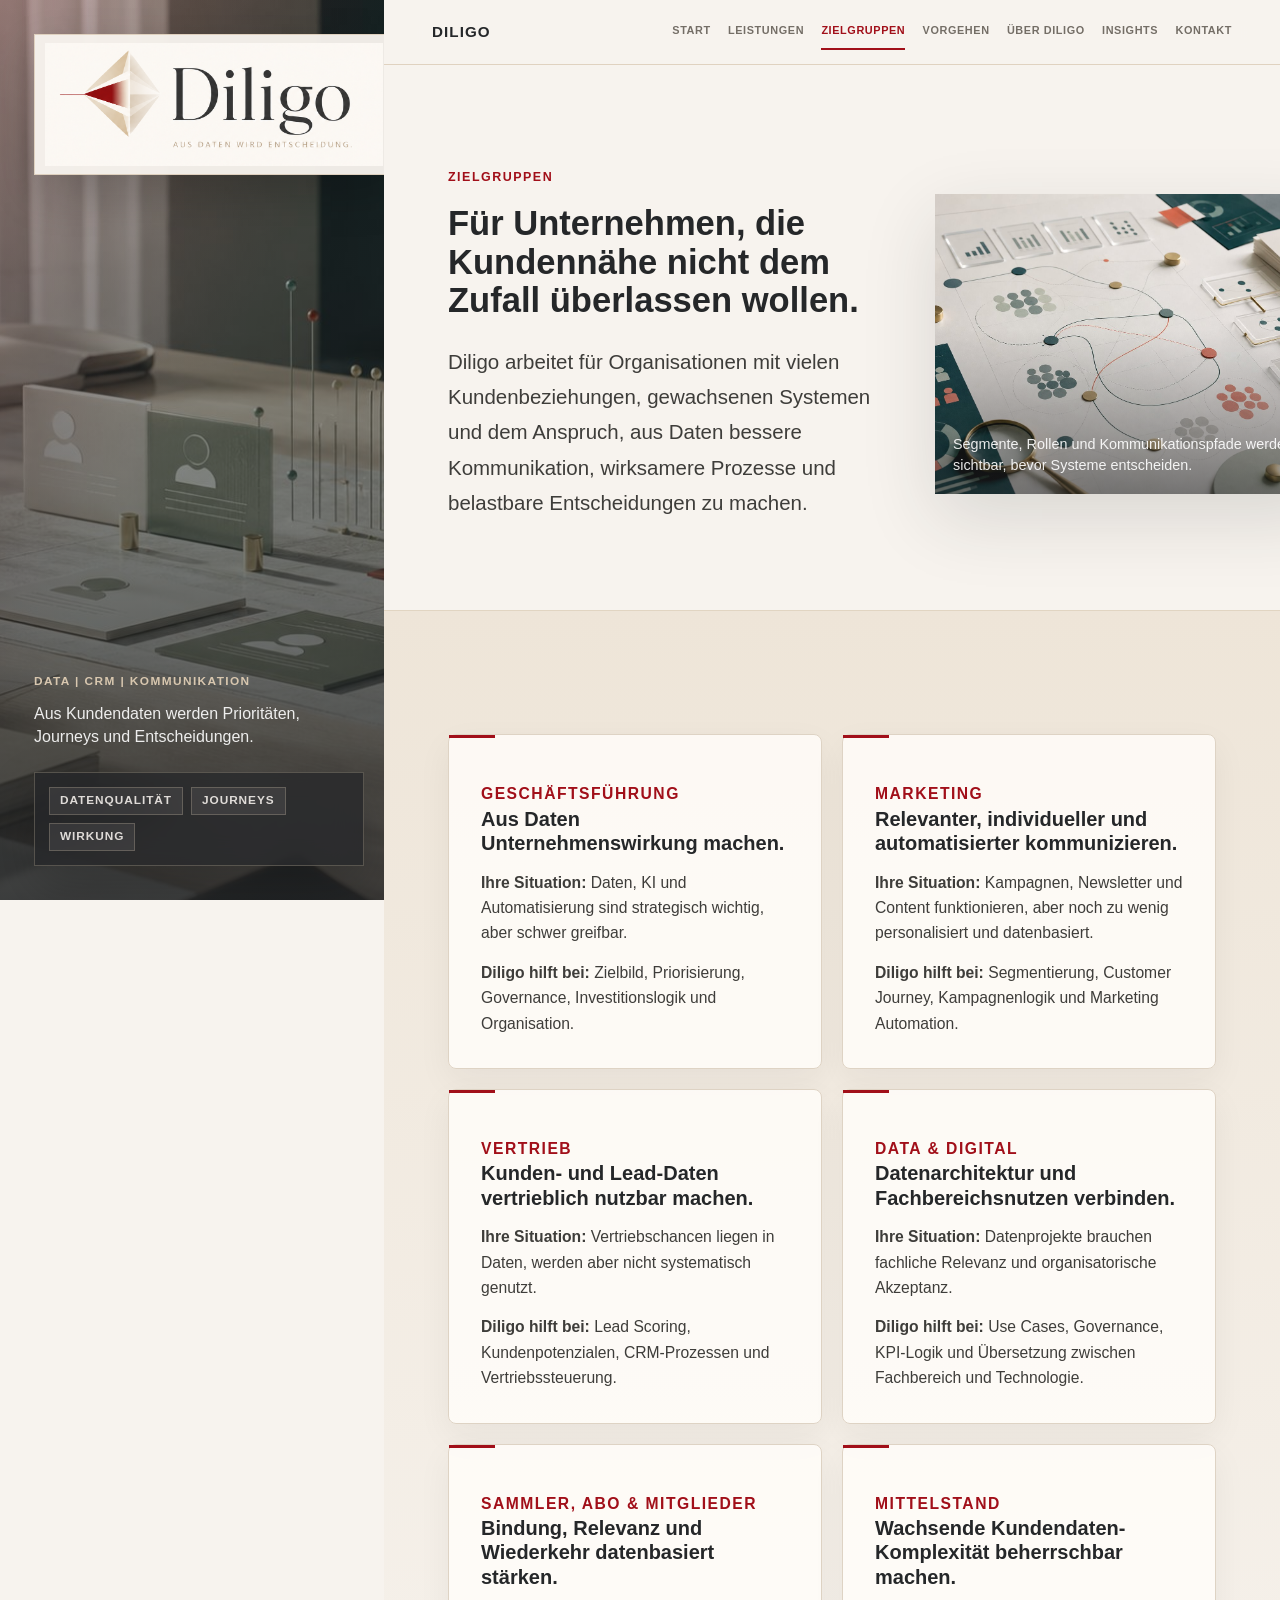
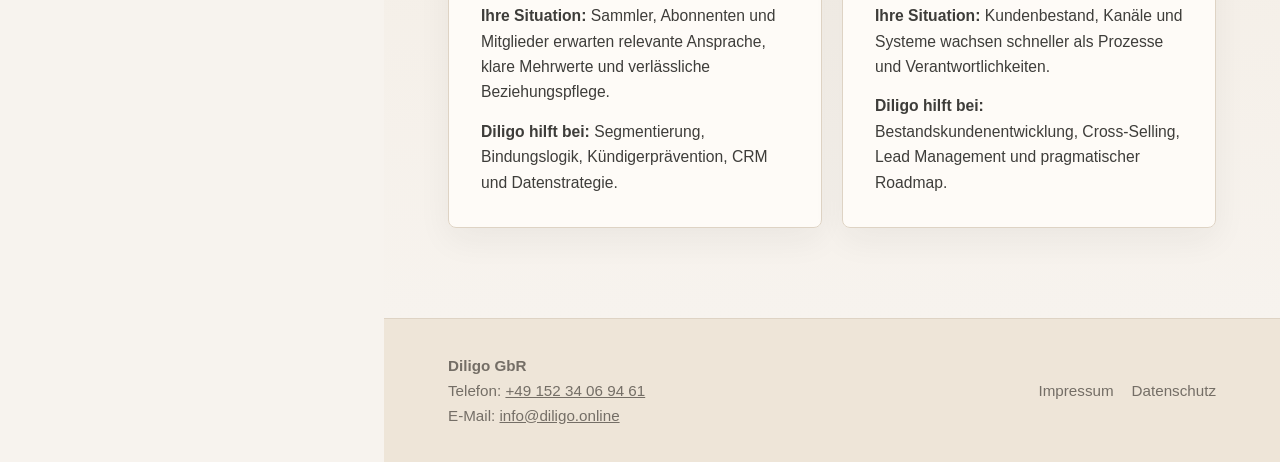
<file: zielgruppen/index.html>
<!doctype html>
<html lang="de">
  <head>
    <meta charset="utf-8" />
    <meta name="viewport" content="width=device-width, initial-scale=1" />
    <title>Für wen Diligo arbeitet – Geschäftsführung, Marketing, Vertrieb & Data</title>
    <meta
      name="description"
      content="Diligo begleitet Unternehmen mit vielen Kundenbeziehungen bei datenbasierter Kommunikation, CRM, Marketing Automation und Kundenintelligenz."
    />
    <link rel="canonical" href="https://diligo.online/zielgruppen/" />
    <meta property="og:type" content="website" />
    <meta property="og:title" content="Für wen Diligo arbeitet – Geschäftsführung, Marketing, Vertrieb & Data" />
    <meta property="og:description" content="Für Unternehmen, die Kundennähe nicht dem Zufall überlassen wollen." />
    <meta property="og:url" content="https://diligo.online/zielgruppen/" />
    <meta property="og:image" content="https://diligo.online/assets/brand-keyvisual.jpg" />
    <link rel="icon" href="/assets/logo-diligo.png" />
    <link rel="stylesheet" href="/assets/styles.css" />
  </head>
  <body>
    <a class="skip-link" href="#inhalt">Zum Inhalt springen</a>
    <div class="site-shell">
      <aside class="visual-panel" aria-label="Diligo Markenbild">
        <img class="keyvisual" src="/assets/brand-keyvisual.jpg" alt="" width="1774" height="887" />
        <div class="brand-box">
          <a href="/" aria-label="Diligo Startseite">
            <img src="/assets/logo-diligo.png" alt="Diligo" width="1110" height="405" />
          </a>
        </div>
        <div class="visual-copy">
          <p class="visual-kicker">Data | CRM | Kommunikation</p>
          <p>Aus Kundendaten werden Prioritäten, Journeys und Entscheidungen.</p>
        </div>
        <div class="visual-signals" aria-label="Diligo Schwerpunkte">
          <span>Datenqualität</span>
          <span>Journeys</span>
          <span>Wirkung</span>
        </div>
      </aside>
      <div class="content-panel">
        <header class="topbar">
          <div class="topbar-inner">
            <a class="brand-name" href="/">Diligo</a>
            <nav class="nav" aria-label="Hauptnavigation">
              <a href="/">Start</a>
              <a href="/leistungen/">Leistungen</a>
              <a href="/zielgruppen/" aria-current="page">Zielgruppen</a>
              <a href="/vorgehen/">Vorgehen</a>
              <a href="/ueber-diligo/">Über Diligo</a>
              <a href="/insights/">Insights</a>
              <a href="/kontakt/">Kontakt</a>
            </nav>
          </div>
        </header>
        <main class="main-content" id="inhalt">
          <section class="section page-hero">
            <div class="wrap page-hero-grid">
              <div>
                <p class="eyebrow">Zielgruppen</p>
                <h1 class="page-title">Für Unternehmen, die Kundennähe nicht dem Zufall überlassen wollen.</h1>
                <p class="lead">
                  Diligo arbeitet für Organisationen mit vielen Kundenbeziehungen, gewachsenen Systemen und dem Anspruch,
                  aus Daten bessere Kommunikation, wirksamere Prozesse und belastbare Entscheidungen zu machen.
                </p>
              </div>
              <figure class="page-visual">
                <img src="/assets/method-visual.jpg" alt="" width="1672" height="941" />
                <figcaption>Segmente, Rollen und Kommunikationspfade werden sichtbar, bevor Systeme entscheiden.</figcaption>
              </figure>
            </div>
          </section>
          <section class="section alt">
            <div class="wrap grid two">
              <article class="card">
                <p class="card-label">Geschäftsführung</p>
                <h2>Aus Daten Unternehmenswirkung machen.</h2>
                <p><strong>Ihre Situation:</strong> Daten, KI und Automatisierung sind strategisch wichtig, aber schwer greifbar.</p>
                <p><strong>Diligo hilft bei:</strong> Zielbild, Priorisierung, Governance, Investitionslogik und Organisation.</p>
              </article>
              <article class="card">
                <p class="card-label">Marketing</p>
                <h2>Relevanter, individueller und automatisierter kommunizieren.</h2>
                <p><strong>Ihre Situation:</strong> Kampagnen, Newsletter und Content funktionieren, aber noch zu wenig personalisiert und datenbasiert.</p>
                <p><strong>Diligo hilft bei:</strong> Segmentierung, Customer Journey, Kampagnenlogik und Marketing Automation.</p>
              </article>
              <article class="card">
                <p class="card-label">Vertrieb</p>
                <h2>Kunden- und Lead-Daten vertrieblich nutzbar machen.</h2>
                <p><strong>Ihre Situation:</strong> Vertriebschancen liegen in Daten, werden aber nicht systematisch genutzt.</p>
                <p><strong>Diligo hilft bei:</strong> Lead Scoring, Kundenpotenzialen, CRM-Prozessen und Vertriebssteuerung.</p>
              </article>
              <article class="card">
                <p class="card-label">Data & Digital</p>
                <h2>Datenarchitektur und Fachbereichsnutzen verbinden.</h2>
                <p><strong>Ihre Situation:</strong> Datenprojekte brauchen fachliche Relevanz und organisatorische Akzeptanz.</p>
                <p><strong>Diligo hilft bei:</strong> Use Cases, Governance, KPI-Logik und Übersetzung zwischen Fachbereich und Technologie.</p>
              </article>
              <article class="card">
                <p class="card-label">Sammler, Abo & Mitglieder</p>
                <h2>Bindung, Relevanz und Wiederkehr datenbasiert stärken.</h2>
                <p><strong>Ihre Situation:</strong> Sammler, Abonnenten und Mitglieder erwarten relevante Ansprache, klare Mehrwerte und verlässliche Beziehungspflege.</p>
                <p><strong>Diligo hilft bei:</strong> Segmentierung, Bindungslogik, Kündigerprävention, CRM und Datenstrategie.</p>
              </article>
              <article class="card">
                <p class="card-label">Mittelstand</p>
                <h2>Wachsende Kundendaten-Komplexität beherrschbar machen.</h2>
                <p><strong>Ihre Situation:</strong> Kundenbestand, Kanäle und Systeme wachsen schneller als Prozesse und Verantwortlichkeiten.</p>
                <p><strong>Diligo hilft bei:</strong> Bestandskundenentwicklung, Cross-Selling, Lead Management und pragmatischer Roadmap.</p>
              </article>
            </div>
          </section>
        </main>
        <footer class="site-footer">
          <div class="footer-inner">
            <div><strong>Diligo GbR</strong><br />Telefon: <a href="tel:+4915234069461">+49 152 34 06 94 61</a><br />E-Mail: <a href="mailto:info@diligo.online">info@diligo.online</a></div>
            <nav class="footer-links" aria-label="Rechtliches"><a href="/impressum/">Impressum</a><a href="/datenschutz/">Datenschutz</a></nav>
          </div>
        </footer>
      </div>
    </div>
  </body>
</html>
</file>
<file: assets/styles.css>
:root {
  --ink: #252729;
  --text: #3e3d3a;
  --muted: #746e66;
  --line: #ded3c4;
  --paper: #f7f3ee;
  --surface: #fffdfa;
  --soft: #eee5d8;
  --soft-warm: #d8c7af;
  --deep: #252729;
  --petrol: #0f2f33;
  --petrol-2: #0b2528;
  --sage: #d8c7af;
  --brass: #a10f19;
  --clay: #a10f19;
  --crimson: #a10f19;
  --sand: #d8c7af;
  --white: #ffffff;
  --shadow: 0 24px 70px rgba(37, 39, 41, 0.14);
  --focus: #a10f19;
  font-family: Arial, Helvetica, sans-serif;
}

* {
  box-sizing: border-box;
}

html {
  scroll-behavior: smooth;
}

body {
  margin: 0;
  background: var(--paper);
  color: var(--text);
  line-height: 1.65;
  overflow-x: clip;
}

a {
  color: inherit;
}

:focus-visible {
  outline: 3px solid var(--focus);
  outline-offset: 4px;
}

.skip-link {
  position: fixed;
  left: 16px;
  top: 16px;
  z-index: 20;
  transform: translateY(-180%);
  background: var(--white);
  color: var(--ink);
  padding: 10px 14px;
}

.skip-link:focus {
  transform: translateY(0);
}

.site-shell {
  min-height: 100vh;
}

.visual-panel {
  position: relative;
  display: grid;
  min-height: 44vh;
  overflow: hidden;
  background: var(--petrol);
  color: var(--white);
}

.visual-panel::after {
  position: absolute;
  inset: 0;
  background:
    linear-gradient(180deg, rgba(15, 47, 51, 0.18), rgba(37, 39, 41, 0.84)),
    linear-gradient(120deg, rgba(161, 15, 25, 0.26), transparent 48%);
  content: "";
}

.visual-panel img.keyvisual {
  position: absolute;
  inset: 0;
  width: 100%;
  height: 100%;
  object-fit: cover;
  object-position: 42% center;
  opacity: 0.95;
}

.brand-box,
.visual-copy,
.visual-signals {
  position: relative;
  z-index: 1;
}

.brand-box {
  align-self: start;
  padding: 24px;
}

.brand-box img {
  display: block;
  width: min(360px, 76vw);
  height: auto;
  border: 1px solid rgba(216, 199, 175, 0.72);
  background: rgba(247, 243, 238, 0.96);
  padding: 8px 10px;
  box-shadow: 0 18px 42px rgba(0, 0, 0, 0.18);
}

.visual-copy {
  align-self: end;
  max-width: 360px;
  padding: 0 24px 22px;
}

.visual-kicker {
  margin: 0 0 10px;
  color: var(--sand);
  font-size: 0.74rem;
  font-weight: 800;
  letter-spacing: 0.12em;
  text-transform: uppercase;
}

.visual-copy p:last-child {
  margin: 0;
  color: rgba(255, 255, 255, 0.9);
  font-size: 1rem;
  line-height: 1.45;
}

.visual-signals {
  display: flex;
  flex-wrap: wrap;
  gap: 8px;
  width: min(330px, calc(100% - 48px));
  margin: 0 24px 24px;
  border: 1px solid rgba(216, 199, 175, 0.26);
  background: rgba(37, 39, 41, 0.76);
  padding: 14px;
  box-shadow: 0 20px 50px rgba(0, 0, 0, 0.22);
  backdrop-filter: blur(14px);
}

.visual-signals span {
  border: 1px solid rgba(216, 199, 175, 0.26);
  background: rgba(247, 243, 238, 0.08);
  padding: 7px 10px;
  color: rgba(247, 243, 238, 0.88);
  font-size: 0.74rem;
  font-weight: 800;
  letter-spacing: 0.08em;
  line-height: 1;
  text-transform: uppercase;
}

.content-panel {
  display: flex;
  min-height: 100vh;
  flex-direction: column;
}

.topbar {
  position: sticky;
  top: 0;
  z-index: 10;
  border-bottom: 1px solid rgba(216, 199, 175, 0.72);
  background: rgba(247, 243, 238, 0.94);
  padding: 14px clamp(20px, 4vw, 48px);
  backdrop-filter: blur(16px);
}

.topbar-inner {
  display: flex;
  align-items: center;
  justify-content: space-between;
  gap: 22px;
}

.brand-name {
  color: var(--ink);
  font-size: 0.95rem;
  font-weight: 800;
  letter-spacing: 0.07em;
  text-decoration: none;
  text-transform: uppercase;
}

.nav {
  display: flex;
  align-items: center;
  gap: clamp(10px, 1.35vw, 18px);
  color: var(--muted);
  font-size: 0.68rem;
  font-weight: 800;
  letter-spacing: 0.055em;
  text-transform: uppercase;
}

.nav a {
  border-bottom: 2px solid transparent;
  padding: 8px 0;
  text-decoration: none;
  white-space: nowrap;
}

.nav a:hover,
.nav a[aria-current="page"] {
  border-color: var(--crimson);
  color: var(--crimson);
}

.main-content {
  flex: 1;
}

.section {
  padding: clamp(56px, 7vw, 96px) clamp(20px, 5vw, 64px);
}

.section + .section {
  border-top: 1px solid rgba(216, 199, 175, 0.68);
}

.section.alt {
  background: linear-gradient(180deg, var(--soft), var(--paper));
}

.section.deep {
  background:
    linear-gradient(135deg, rgba(161, 15, 25, 0.18), transparent 38%),
    var(--deep);
  color: var(--paper);
}

.wrap {
  width: min(1120px, 100%);
  margin: 0 auto;
}

.narrow {
  width: min(780px, 100%);
  margin: 0 auto;
}

.center {
  text-align: center;
}

.eyebrow {
  margin: 0 0 16px;
  color: var(--crimson);
  font-size: 0.78rem;
  font-weight: 800;
  letter-spacing: 0.12em;
  text-transform: uppercase;
}

.deep .eyebrow {
  color: var(--sand);
}

h1,
h2,
h3 {
  margin: 0;
  color: var(--ink);
  line-height: 1.12;
}

.deep h1,
.deep h2,
.deep h3 {
  color: var(--white);
}

h1 {
  max-width: 940px;
  font-size: clamp(1.95rem, 3.35vw, 2.85rem);
  font-weight: 800;
}

.page-title {
  font-size: clamp(1.8rem, 2.7vw, 2.25rem);
}

h2 {
  font-size: clamp(1.5rem, 2.55vw, 2.2rem);
  font-weight: 800;
}

h3 {
  font-size: clamp(1.12rem, 1.8vw, 1.35rem);
}

.lead {
  margin: 24px 0 0;
  max-width: 760px;
  font-size: clamp(1.06rem, 1.7vw, 1.28rem);
  line-height: 1.72;
}

.center .lead {
  margin-left: auto;
  margin-right: auto;
}

.subtle {
  color: var(--muted);
}

.deep .subtle {
  color: #d8cec0;
}

.hero,
.page-hero {
  padding-top: clamp(62px, 8vw, 108px);
}

.hero-grid,
.page-hero-grid {
  display: grid;
  align-items: center;
  gap: clamp(34px, 6vw, 76px);
}

.page-hero-grid {
  gap: clamp(28px, 4vw, 48px);
}

.hero-note,
.insight-panel {
  border-left: 4px solid var(--brass);
  background: rgba(255, 253, 250, 0.64);
  padding: clamp(20px, 3vw, 28px);
  color: var(--text);
  box-shadow: 0 18px 45px rgba(37, 39, 41, 0.07);
}

.hero-note {
  font-size: 1.04rem;
}

.insight-panel .lead,
.insight-panel .hero-note {
  border: 0;
  margin: 0;
  background: transparent;
  padding: 0;
  box-shadow: none;
}

.metric-row {
  display: grid;
  grid-template-columns: repeat(3, 1fr);
  gap: 12px;
  margin-top: 22px;
}

.metric {
  border-top: 1px solid var(--line);
  padding-top: 12px;
}

.metric strong {
  display: block;
  color: var(--crimson);
  font-size: 1.55rem;
  line-height: 1;
}

.metric span {
  display: block;
  margin-top: 4px;
  color: var(--muted);
  font-size: 0.84rem;
  line-height: 1.35;
}

.page-visual {
  position: relative;
  overflow: hidden;
  min-height: 300px;
  aspect-ratio: 4 / 3;
  margin: 0;
  background: var(--deep);
  box-shadow: var(--shadow);
}

.page-visual::after {
  position: absolute;
  inset: 0;
  background: linear-gradient(180deg, transparent 45%, rgba(37, 39, 41, 0.56));
  content: "";
}

.page-visual img {
  display: block;
  width: 100%;
  height: 100%;
  min-height: 300px;
  object-fit: cover;
}

.page-visual figcaption {
  position: absolute;
  left: 18px;
  right: 18px;
  bottom: 18px;
  z-index: 1;
  color: rgba(255, 255, 255, 0.9);
  font-size: 0.9rem;
  line-height: 1.45;
}

.actions {
  display: flex;
  flex-wrap: wrap;
  gap: 14px;
  margin-top: 34px;
}

.center .actions {
  justify-content: center;
}

.button {
  display: inline-flex;
  min-width: 220px;
  min-height: 52px;
  align-items: center;
  justify-content: center;
  border: 1px solid var(--crimson);
  border-radius: 4px;
  background: var(--crimson);
  color: var(--white);
  padding: 0 22px;
  font-size: 0.95rem;
  font-weight: 800;
  text-decoration: none;
  transition: background 160ms ease, color 160ms ease, border-color 160ms ease;
}

.button:hover {
  border-color: var(--ink);
  background: var(--ink);
}

.button.secondary {
  background: transparent;
  color: var(--ink);
}

.deep .button.secondary {
  color: var(--white);
}

.button.secondary:hover {
  color: var(--white);
}

.grid {
  display: grid;
  gap: 20px;
  margin-top: 34px;
}

.grid.two {
  grid-template-columns: repeat(auto-fit, minmax(280px, 1fr));
}

.grid.three {
  grid-template-columns: repeat(auto-fit, minmax(230px, 1fr));
}

.card {
  position: relative;
  border: 1px solid var(--line);
  border-radius: 8px;
  background: var(--surface);
  padding: clamp(22px, 3vw, 32px);
  box-shadow: 0 12px 34px rgba(37, 39, 41, 0.055);
}

.card::before {
  position: absolute;
  top: 0;
  left: 0;
  width: 46px;
  height: 3px;
  background: var(--brass);
  content: "";
}

.alt .card {
  background: rgba(255, 253, 250, 0.84);
}

.deep .card {
  border-color: rgba(216, 199, 175, 0.22);
  background: rgba(247, 243, 238, 0.07);
  box-shadow: none;
}

.card p {
  margin: 14px 0 0;
  font-size: 0.98rem;
  line-height: 1.62;
}

.card h2 {
  font-size: clamp(1.25rem, 1.5vw, 1.62rem);
  line-height: 1.22;
}

.card h3 {
  font-size: clamp(1.08rem, 1.2vw, 1.22rem);
  line-height: 1.24;
}

.card-label {
  margin: 0 0 14px;
  color: var(--crimson);
  font-size: 0.72rem;
  font-weight: 800;
  letter-spacing: 0.095em;
  text-transform: uppercase;
}

.deep .card-label {
  color: var(--sand);
}

.service-list,
.plain-list {
  margin: 18px 0 0;
  padding-left: 20px;
}

.service-list li + li,
.plain-list li + li {
  margin-top: 8px;
}

.split {
  display: grid;
  align-items: start;
  gap: clamp(32px, 5vw, 64px);
}

.statement {
  border-top: 1px solid var(--line);
  margin-top: 28px;
  padding-top: 22px;
  color: var(--ink);
  font-size: clamp(1.12rem, 1.8vw, 1.36rem);
  font-weight: 800;
  line-height: 1.35;
}

.deep .statement {
  border-color: rgba(216, 199, 175, 0.24);
  color: var(--white);
}

.process {
  counter-reset: step;
}

.process .card {
  position: relative;
}

.process .card::after {
  counter-increment: step;
  content: counter(step, decimal-leading-zero);
  position: absolute;
  right: 22px;
  top: 20px;
  color: rgba(161, 15, 25, 0.15);
  font-size: 2.5rem;
  font-weight: 800;
  line-height: 1;
}

.profile-box {
  display: grid;
  gap: 20px;
  border-left: 4px solid var(--brass);
  background: var(--surface);
  padding: clamp(24px, 4vw, 36px);
  box-shadow: var(--shadow);
}

.legal-copy,
.rich-text {
  text-align: left;
}

.main-content > .legal-copy {
  padding: clamp(56px, 7vw, 96px) clamp(20px, 5vw, 64px);
}

.legal-copy h2,
.rich-text h2 {
  margin-top: 44px;
  font-size: 1.55rem;
}

.legal-copy h3,
.rich-text h3 {
  margin-top: 28px;
  color: var(--crimson);
  font-size: 1.05rem;
  letter-spacing: 0.04em;
  text-transform: uppercase;
}

.legal-copy p,
.rich-text p {
  margin: 12px 0;
}

.contact-grid {
  display: grid;
  gap: 42px;
  margin-top: 48px;
}

.contact-list {
  margin: 18px 0 0;
  padding: 0;
  list-style: none;
}

.contact-list li + li {
  margin-top: 10px;
}

.contact-list a,
.footer-links a {
  text-decoration: none;
}

.contact-list a:hover,
.footer-links a:hover {
  color: var(--crimson);
}

.form {
  display: grid;
  gap: 18px;
  border: 1px solid var(--line);
  background: var(--surface);
  padding: clamp(22px, 3vw, 32px);
  text-align: left;
  box-shadow: 0 16px 42px rgba(37, 39, 41, 0.07);
}

.field {
  display: grid;
  gap: 7px;
}

.field label {
  font-weight: 800;
}

.field input,
.field textarea,
.field select {
  width: 100%;
  border: 1px solid var(--line);
  border-radius: 4px;
  background: var(--white);
  padding: 13px 14px;
  color: var(--text);
  font: inherit;
}

.field textarea {
  min-height: 150px;
  resize: vertical;
}

.checkbox {
  display: flex;
  align-items: flex-start;
  gap: 10px;
  font-size: 0.95rem;
}

.site-footer {
  border-top: 1px solid var(--line);
  background: #eee5d8;
  padding: 34px clamp(20px, 5vw, 64px);
  color: var(--muted);
  font-size: 0.95rem;
}

.footer-inner {
  display: flex;
  flex-wrap: wrap;
  align-items: center;
  justify-content: space-between;
  gap: 20px;
}

.footer-links {
  display: flex;
  flex-wrap: wrap;
  gap: 18px;
}

@media (min-width: 980px) {
  .site-shell {
    display: grid;
    grid-template-columns: minmax(300px, 30vw) 1fr;
  }

  .visual-panel {
    align-self: start;
    height: 100vh;
    min-height: 100vh;
    position: sticky;
    top: 0;
    grid-template-rows: auto 1fr auto auto;
  }

  .brand-box {
    padding: 34px;
  }

  .visual-copy {
    padding: 0 34px 24px;
  }

  .visual-signals {
    margin: 0 34px 34px;
  }

  .hero-grid {
    grid-template-columns: minmax(0, 1fr);
  }

  .page-hero-grid,
  .split,
  .contact-grid {
    grid-template-columns: minmax(0, 1fr) minmax(260px, 0.64fr);
  }
}

@media (max-width: 820px) {
  body {
    line-height: 1.58;
  }

  .visual-panel {
    min-height: clamp(330px, 48vh, 420px);
  }

  .brand-box {
    padding: 22px 20px 0;
  }

  .brand-box img {
    width: min(310px, 76vw);
    padding: 7px 9px;
  }

  .visual-copy {
    max-width: 340px;
    padding: 0 20px 18px;
  }

  .visual-kicker {
    margin-bottom: 8px;
    font-size: 0.7rem;
  }

  .visual-copy p:last-child {
    font-size: 0.96rem;
    line-height: 1.42;
  }

  .visual-signals {
    width: min(340px, calc(100% - 40px));
    margin: 0 20px 22px;
    padding: 12px;
  }

  .visual-signals span {
    padding: 7px 9px;
    font-size: 0.68rem;
  }

  .topbar-inner {
    align-items: flex-start;
    flex-direction: column;
    gap: 14px;
  }

  .topbar {
    padding: 15px 20px 12px;
  }

  .brand-name {
    font-size: 0.96rem;
  }

  .nav {
    width: 100%;
    gap: 16px;
    overflow-x: auto;
    padding-bottom: 2px;
    font-size: 0.7rem;
    scrollbar-width: none;
  }

  .nav::-webkit-scrollbar {
    display: none;
  }

  .actions {
    align-items: stretch;
    flex-direction: column;
    gap: 10px;
    margin-top: 26px;
  }

  .button {
    min-height: 48px;
    min-width: 0;
    width: 100%;
    padding: 0 16px;
    font-size: 0.9rem;
  }

  .metric-row {
    grid-template-columns: 1fr;
    gap: 10px;
  }

  .section {
    padding: 48px 20px;
  }

  .hero,
  .page-hero {
    padding-top: 54px;
  }

  h1 {
    font-size: clamp(1.95rem, 8vw, 2.25rem);
    line-height: 1.08;
  }

  .page-title {
    font-size: clamp(1.82rem, 7.2vw, 2.12rem);
    line-height: 1.1;
  }

  h2 {
    font-size: clamp(1.48rem, 6vw, 1.82rem);
    line-height: 1.16;
  }

  h3 {
    font-size: 1.08rem;
    line-height: 1.22;
  }

  .lead {
    margin-top: 20px;
    font-size: 1.02rem;
    line-height: 1.62;
  }

  .eyebrow {
    margin-bottom: 12px;
    font-size: 0.72rem;
    line-height: 1.25;
  }

  .hero-grid,
  .page-hero-grid,
  .split,
  .contact-grid {
    gap: 28px;
  }

  .insight-panel,
  .hero-note {
    padding: 18px;
  }

  .page-visual {
    min-height: 220px;
    aspect-ratio: 16 / 10;
  }

  .page-visual img {
    min-height: 220px;
  }

  .page-visual figcaption {
    left: 14px;
    right: 14px;
    bottom: 14px;
    font-size: 0.82rem;
  }

  .grid {
    gap: 14px;
    margin-top: 28px;
  }

  .grid.two,
  .grid.three {
    grid-template-columns: 1fr;
  }

  .card,
  .profile-box,
  .form {
    padding: 20px;
  }

  .statement {
    margin-top: 22px;
    padding-top: 18px;
    font-size: 1.08rem;
  }

  .contact-grid {
    margin-top: 34px;
  }

  .field input,
  .field textarea,
  .field select {
    padding: 12px 13px;
  }

  .site-footer {
    padding: 28px 20px;
    font-size: 0.9rem;
  }
}

@media (max-width: 460px) {
  .visual-panel {
    min-height: clamp(315px, 45vh, 380px);
  }

  .brand-box img {
    width: min(285px, 76vw);
  }

  .section {
    padding: 42px 18px;
  }

  .hero,
  .page-hero {
    padding-top: 46px;
  }

  h1 {
    font-size: clamp(1.78rem, 7.6vw, 2.02rem);
  }

  .page-title {
    font-size: clamp(1.66rem, 7vw, 1.95rem);
  }

  .lead {
    font-size: 0.98rem;
  }

  .button {
    min-height: 46px;
  }

  .page-visual {
    min-height: 190px;
  }

  .page-visual img {
    min-height: 190px;
  }

  .visual-copy {
    padding-bottom: 16px;
  }

  .visual-signals {
    margin-bottom: 18px;
  }
}
</file>
